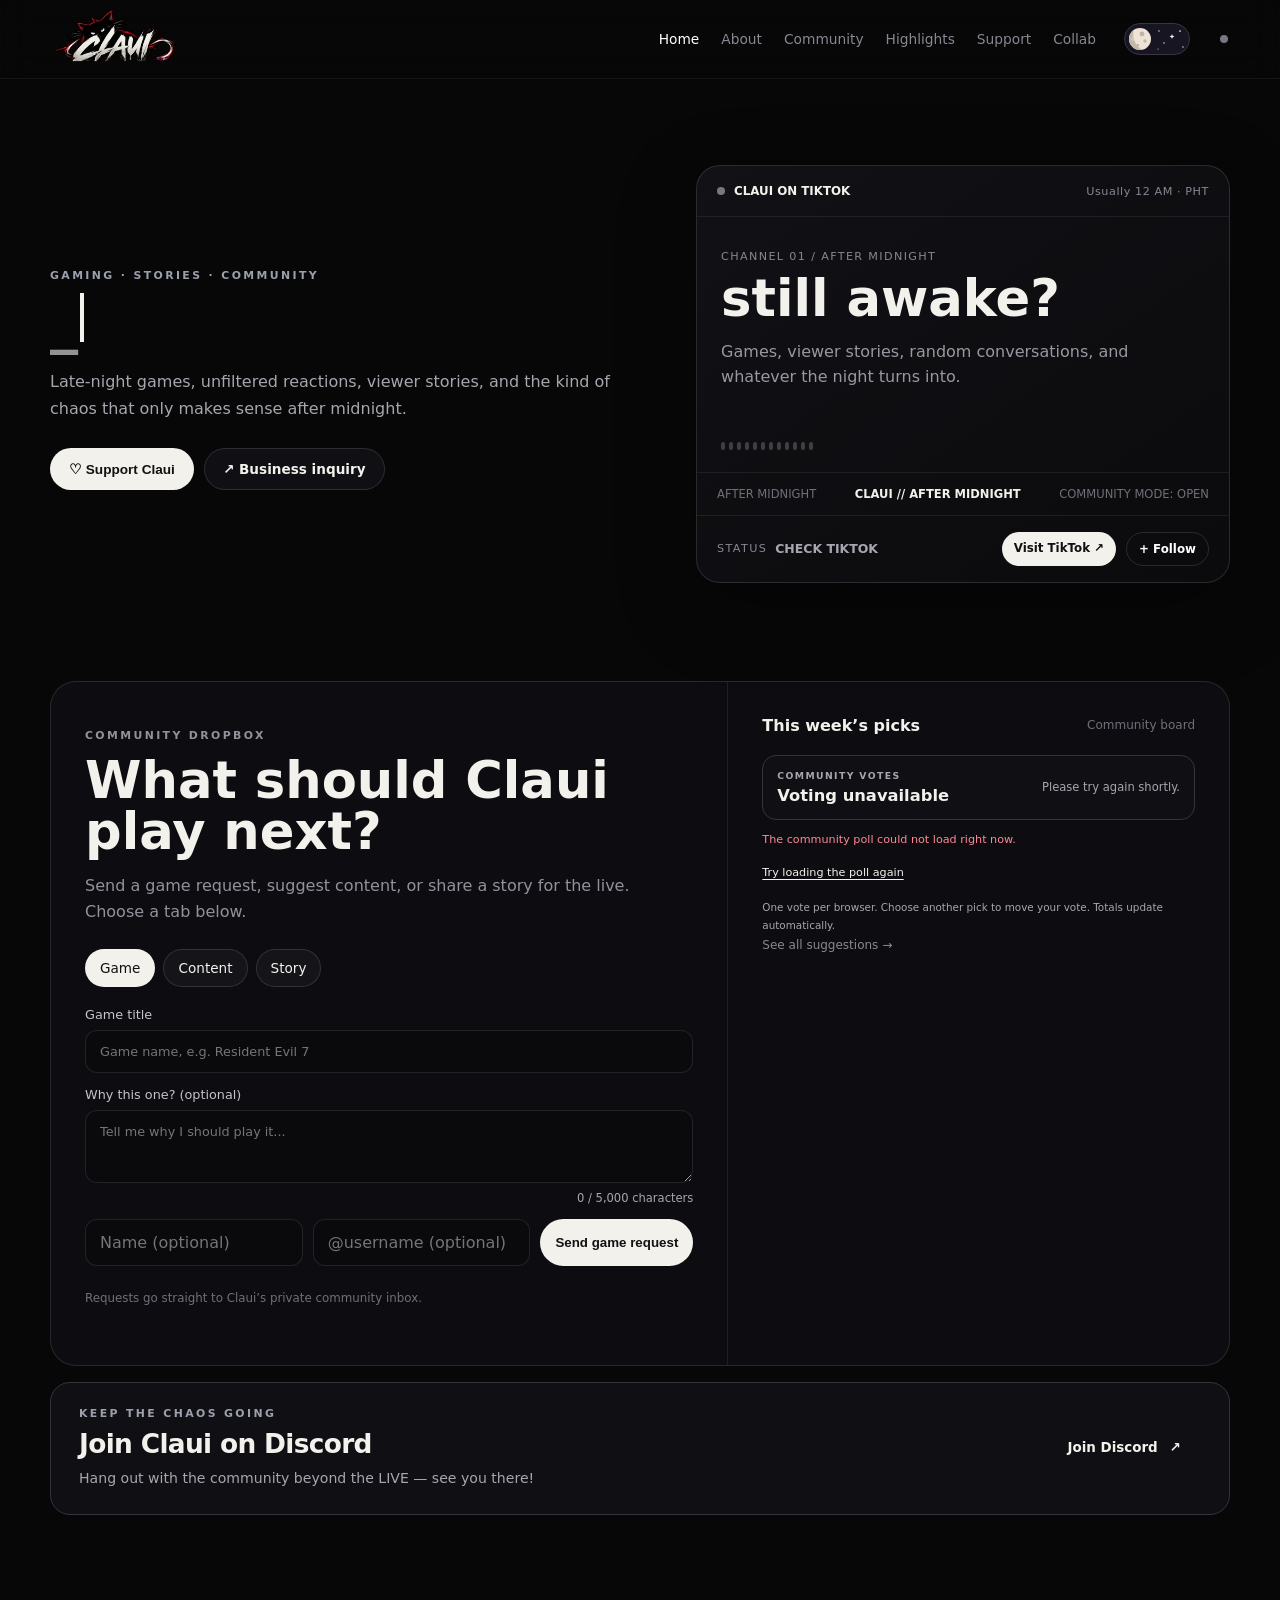
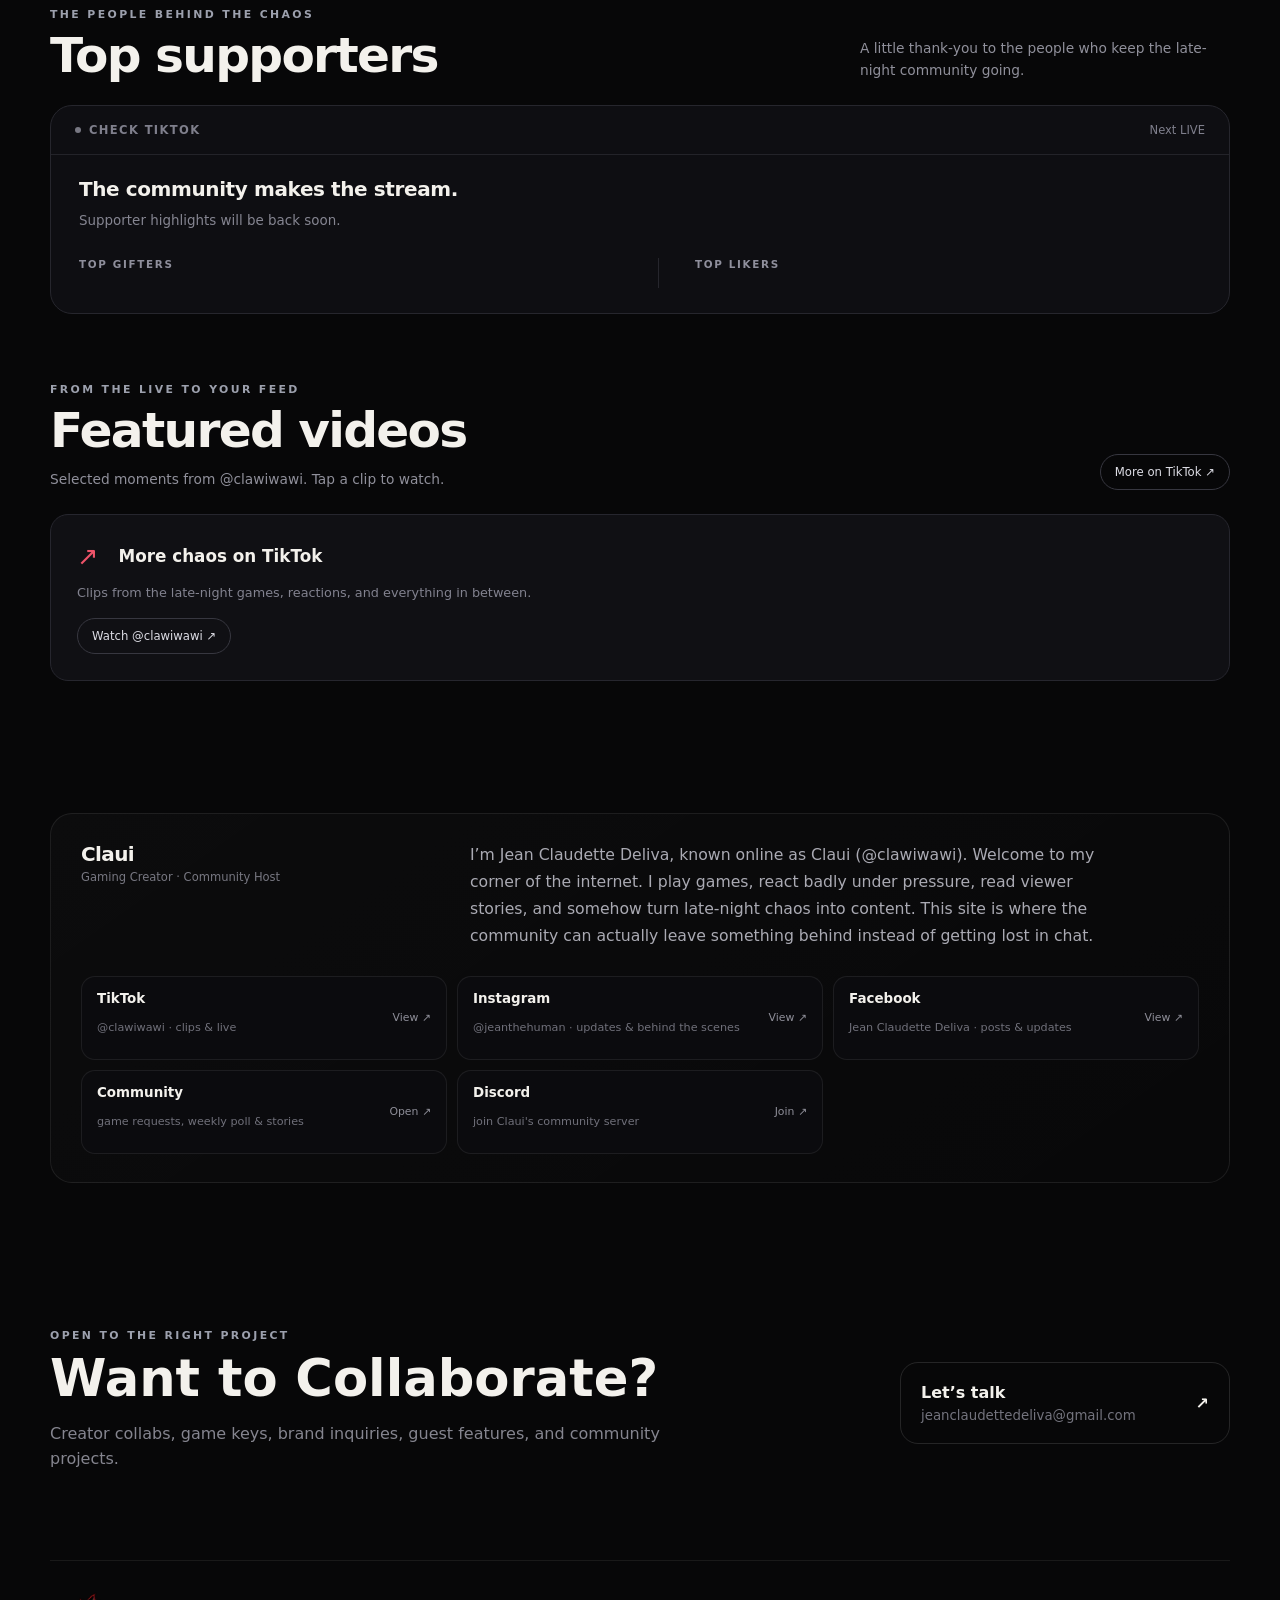
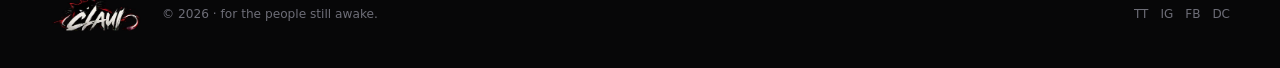
<file: index.html>
<!DOCTYPE html>
<html lang="en" prefix="og: https://ogp.me/ns#" data-live-state="unknown">
<head>
<meta name="google-site-verification" content="Sg36WRv7kvOu_sMGifIjjrt5pAjActyE9vN556uW0AM" />
<meta charset="utf-8"/>
<meta content="width=device-width, initial-scale=1" name="viewport"/>
<meta content="#070708" name="theme-color"/>
<script src="theme.js?v=20261106-toggle1"></script>
<title>Claui Community | Jean Claudette Deliva</title>
<meta content="Meet Jean Claudette Deliva, known as Claui (@clawiwawi). Join Claui Community for horror gaming, viewer stories, game requests, and live polls." name="description"/>
<link rel="canonical" href="https://claui-community.pages.dev/"/>
<meta property="og:type" content="website"/>
<meta property="og:site_name" content="Claui Community"/>
<meta property="og:title" content="Claui Community | Jean Claudette Deliva"/>
<meta property="og:description" content="Meet Jean Claudette Deliva, known as Claui (@clawiwawi). Join Claui Community for horror gaming, viewer stories, game requests, and live polls."/>
<meta property="og:url" content="https://claui-community.pages.dev/"/>
<meta property="og:locale" content="en_PH"/>
<meta property="og:image" content="https://claui-community.pages.dev/assets/claui-community-social-cloudflare-20261027.png"/>
<meta property="og:image:type" content="image/png"/>
<meta property="og:image:width" content="1200"/>
<meta property="og:image:height" content="630"/>
<meta property="og:image:alt" content="Claui logo with the words 'for the people still awake' on a dark background."/>
<meta name="twitter:card" content="summary_large_image"/>
<meta name="twitter:title" content="Claui Community | Jean Claudette Deliva"/>
<meta name="twitter:description" content="Meet Jean Claudette Deliva, known as Claui (@clawiwawi). Join Claui Community for horror gaming, viewer stories, game requests, and live polls."/>
<meta name="twitter:image" content="https://claui-community.pages.dev/assets/claui-community-social-cloudflare-20261027.png"/>
<meta name="twitter:image:alt" content="Claui logo with the words 'for the people still awake' on a dark background."/>
<link rel="icon" type="image/png" sizes="32x32" href="assets/favicon-32.png"/>
<link rel="icon" type="image/svg+xml" href="assets/claui-logo.svg"/>
<link rel="apple-touch-icon" sizes="180x180" href="assets/apple-touch-icon.png"/>
<link href="styles.css?v=20261029-stories1" rel="stylesheet"/>
<link href="about-clean.css?v=20261104-mobile1" rel="stylesheet"/>
<link href="discord-community.css?v=20261104-1" rel="stylesheet"/>
<link href="live-status.css?v=20261026-auto1" rel="stylesheet"/>
<link href="community-highlights.css?v=20261026-4" rel="stylesheet"/>
<link href="theme.css?v=20261106-daynight1" rel="stylesheet"/>
<script defer="true" src="script.js?v=20261106-send-cats1"></script>
<script defer src="mobile-about.js?v=20261104-1"></script>
<script defer="true" src="live-status.js?v=20261026-auto1"></script>
<script defer src="community-highlights.js?v=20261026-4"></script>
</head>
<body>
<header class="topbar"><div class="shell nav-wrap"><a aria-label="Claui Community home" class="brand" href="#home"><img class="logo-dark" alt="Claui" src="assets/claui-logo.svg"/><img class="logo-light" alt="Claui" src="assets/claui-logo-light.svg"/></a><nav aria-label="Primary navigation" class="nav"><a class="active" href="#home">Home</a><a href="#about">About</a><a href="#community">Community</a><a href="#highlights">Highlights</a><a href="#" onclick="event.preventDefault();document.getElementById('supportDesktopModal').classList.add('is-open');document.body.style.overflow='hidden'">Support</a><a href="#collab">Collab</a></nav><button class="theme-toggle" type="button" data-theme-toggle aria-label="Switch to light mode" title="Switch to light mode"><svg class="theme-scene" viewBox="0 0 64 30" fill="none" aria-hidden="true" focusable="false"><defs><clipPath id="theme-moon-clip"><circle cx="15" cy="15" r="11"/></clipPath></defs><g class="theme-stars" fill="#f8f4ee"><circle cx="34" cy="7" r=".65"/><circle cx="39" cy="19" r=".7"/><circle cx="55" cy="7" r=".85"/><circle cx="58" cy="23" r=".65"/><circle cx="33" cy="25" r=".5"/><path d="M47 10l.7 1.7 1.8.8-1.8.7L47 15l-.7-1.8-1.8-.7 1.8-.8Z"/></g><g class="theme-clouds" fill="#fff"><path opacity=".55" d="M2 11a3 3 0 0 1 3-3 4 4 0 0 1 7-1 3 3 0 0 1 4 4Z"/><path d="M1 24a4 4 0 0 1 4-4 5 5 0 0 1 9-3 4 4 0 0 1 7 3 4 4 0 0 1 5 4Z"/></g><g class="theme-thumb"><g class="theme-moon-face"><circle cx="15" cy="15" r="11" fill="#eee3d5"/><path d="M10 3C5 13 11 24 20 27H0V0Z" fill="#c3b8ac" clip-path="url(#theme-moon-clip)"/><circle cx="17" cy="10" r="2.4" fill="#bfb4a7"/><circle cx="20" cy="17" r="1.7" fill="#c2b8ac"/><circle cx="13" cy="21" r="1.1" fill="#b4aa9f"/><circle cx="8" cy="15" r="1.3" stroke="#e5d9cb" stroke-width=".6"/></g><g class="theme-sun-face"><g stroke="#ffdf79" stroke-width="1.3" stroke-linecap="round"><path d="M15 2v2m0 22v2M2 15h2m22 0h2M5.8 5.8l1.5 1.5m15.4 15.4 1.5 1.5M5.8 24.2l1.5-1.5M22.7 7.3l1.5-1.5"/></g><circle cx="15" cy="15" r="8.7" fill="#ffce59"/><circle cx="12.5" cy="12.5" r="4.7" fill="#ffe28d" opacity=".45"/></g></g></svg></button><a aria-label="Visit Claui on TikTok" class="nav-dot" data-live-profile href="https://www.tiktok.com/@clawiwawi" rel="noreferrer" target="_blank"><span></span></a></div></header>
<main>
<section class="hero shell" id="home"><div class="hero-copy"><p class="eyebrow">GAMING · STORIES · COMMUNITY</p><div aria-label="_@clawiwawi" class="type-line"><span aria-hidden="true" class="type-prefix">_</span><span aria-hidden="true" id="typed-word">@clawiwawi</span><i aria-hidden="true" class="cursor"></i></div><p class="hero-text">Late-night games, unfiltered reactions, viewer stories, and the kind of chaos that only makes sense after midnight.</p><div class="hero-actions"><button class="btn light support-popup-trigger" onclick="document.getElementById('supportDesktopModal').classList.add('is-open');document.body.style.overflow='hidden'" type="button">♡ Support Claui</button><a class="btn dark" href="#collab">↗ Business inquiry</a></div></div><aside aria-label="Claui broadcast status" class="live-card broadcast-card"><div class="broadcast-head"><div class="broadcast-kicker"><span class="broadcast-dot"></span><b data-live-kicker>CLAUI ON TIKTOK</b></div><span class="broadcast-time" data-live-time>Usually 12 AM · PHT</span></div><div class="broadcast-stage"><div class="broadcast-copy"><span class="broadcast-channel">CHANNEL 01 / AFTER MIDNIGHT</span><h2>still awake?</h2><p>Games, viewer stories, random conversations, and whatever the night turns into.</p></div><div aria-hidden="true" class="waveform"><i></i><i></i><i></i><i></i><i></i><i></i><i></i><i></i><i></i><i></i><i></i><i></i></div></div><div aria-hidden="true" class="broadcast-ticker"><span data-live-ticker>AFTER MIDNIGHT</span><b>CLAUI // AFTER MIDNIGHT</b><span>COMMUNITY MODE: OPEN</span></div><div class="broadcast-foot"><div class="broadcast-meta"><span>STATUS</span><strong data-live-status role="status">CHECK TIKTOK</strong></div><div class="live-actions"><a class="watch" data-live-watch href="https://www.tiktok.com/@clawiwawi" rel="noreferrer" target="_blank">Visit TikTok ↗</a><a class="follow" href="https://www.tiktok.com/@clawiwawi" rel="noreferrer" target="_blank">+ Follow</a></div></div></aside></section>
<section class="community shell" id="community"><div class="community-panel">
  <div class="request-side">
    <p class="mini-label" id="community-kicker">COMMUNITY DROPBOX</p>
    <h2 id="community-title">What should Claui play next?</h2>
    <p id="community-description">Send a game request, suggest content, or share a story for the live. Choose a tab below.</p>
    <div aria-label="Submission type" class="tabs submission-tabs" role="tablist">
      <button aria-selected="true" aria-controls="submission-panel" class="tab active" data-type="game" id="submission-tab-game" role="tab" type="button">Game</button>
      <button aria-selected="false" aria-controls="submission-panel" class="tab" data-type="content" id="submission-tab-content" role="tab" tabindex="-1" type="button">Content</button>
      <button aria-selected="false" aria-controls="submission-panel" class="tab" data-type="story" id="submission-tab-story" role="tab" tabindex="-1" type="button">Story</button>
    </div>
    <div id="submission-panel" role="tabpanel" aria-labelledby="submission-tab-game">
      <form class="quick-form" id="submission-form">
        <label><span id="primary-label">Game title</span><input id="primary-input" name="primary" placeholder="Game name, e.g. Resident Evil 7" maxlength="160" required/></label>
        <label><span id="message-label">Why this one? (optional)</span><textarea id="message-input" name="message" placeholder="Tell me why I should play it..." rows="3" maxlength="5000" aria-describedby="message-count"></textarea><small class="message-count" id="message-count">0 / 5,000 characters</small></label>
        <div class="form-inline"><input aria-label="Your name" name="name" placeholder="Name (optional)" maxlength="80"/><input aria-label="TikTok username" name="tiktok" placeholder="@username (optional)" maxlength="80"/><button type="submit">Send game request</button></div>
        <p class="note" id="submission-note">Requests go straight to Claui’s private community inbox.</p>
        <div aria-live="polite" class="success" id="success" role="status"></div>
      </form>
    </div>
  </div><div class="pick-side"><div class="pick-head"><strong id="poll-title">This week’s picks</strong><span>Community board</span></div><ol class="poll-list" id="pick-list" aria-label="Community voting results" aria-busy="true"><li class="poll-loading">Loading community picks…</li></ol><a class="see-all" href="#community">See all suggestions →</a></div></div>
  <aside class="discord-invite" aria-labelledby="discord-title"><div class="discord-invite-copy"><p class="mini-label">KEEP THE CHAOS GOING</p><h3 id="discord-title">Join Claui on Discord</h3><p>Hang out with the community beyond the LIVE — see you there!</p></div><a class="discord-invite-link" href="https://discord.gg/yFePFREzP" target="_blank" rel="noopener noreferrer" aria-label="Join Claui's Discord community (opens in a new tab)">Join Discord <span aria-hidden="true">↗</span></a></aside>
</section>
<section class="community-highlights shell" id="highlights">
  <div class="highlights-heading"><div><span class="mini-label">THE PEOPLE BEHIND THE CHAOS</span><h2>Top supporters</h2></div><p>A little thank-you to the people who keep the late-night community going.</p></div>
  <article class="supporter-card">
    <header class="supporter-card-top"><span class="supporter-state"><i aria-hidden="true"></i><b data-live-status>CHECK TIKTOK</b></span><span id="supporter-date">Next LIVE</span></header>
    <div class="supporter-empty" id="supporter-empty"><span aria-hidden="true">♡</span><h3 id="supporter-empty-title">Your support belongs here.</h3><p id="supporter-empty-copy">The board starts with our next recorded LIVE.<br>Thank you for every gift, every tap, and every late night.</p></div>
    <div class="supporter-board" id="supporter-board"><section class="supporter-column"><h3>Top gifters</h3><ol class="supporter-list" id="top-gifters"></ol></section><section class="supporter-column"><h3>Top likers</h3><ol class="supporter-list" id="top-likers"></ol></section></div>
    <footer class="supporter-card-foot" id="supporter-foot" hidden><div><h3>Thanks for showing up.</h3><p>Every gift and every tap means a lot.</p><p id="supporter-totals" hidden></p></div><button class="highlights-link" id="supporter-details-open" type="button" hidden>View details ↗</button></footer>
  </article>
  <section class="latest-content" id="featured" aria-labelledby="latest-content-title"><div class="highlights-heading"><div><span class="mini-label">FROM THE LIVE TO YOUR FEED</span><h2 id="latest-content-title">Featured videos</h2><p>Selected moments from @clawiwawi. Tap a clip to watch.</p></div><a class="highlights-link" href="https://www.tiktok.com/@clawiwawi" target="_blank" rel="noreferrer">More on TikTok ↗</a></div><div class="latest-content-grid" id="latest-content-grid"><div class="content-empty"><span class="clip-mark" aria-hidden="true">↗</span><h3>More chaos on TikTok</h3><p>Clips from the late-night games, reactions, and everything in between.</p><a class="highlights-link" href="https://www.tiktok.com/@clawiwawi" target="_blank" rel="noreferrer">Watch @clawiwawi ↗</a></div></div></section>
</section>
<dialog class="supporter-dialog" id="supporter-dialog" aria-labelledby="supporter-dialog-title"><header class="supporter-dialog-head"><div><span class="mini-label">LATEST RECORDED LIVE</span><h2 id="supporter-dialog-title">Community supporters</h2></div><button type="button" id="supporter-details-close" aria-label="Close supporter details">×</button></header><div class="details-rankings"><section><h3>Top gifters</h3><ol class="supporter-list" id="details-gifters"></ol></section><section><h3>Top likers</h3><ol class="supporter-list" id="details-likers"></ol></section></div><p class="supporter-footnote">Highlights reflect the gifts and likes captured during this stream.</p></dialog>
<section class="about shell" id="about"><div class="about-profile"><div aria-hidden="true" class="about-mark"><span></span></div><div><strong>Claui</strong><span>Gaming Creator · Community Host</span></div></div><p class="about-text">I’m Jean Claudette Deliva, known online as Claui (@clawiwawi). Welcome to my corner of the internet. I play games, react badly under pressure, read viewer stories, and somehow turn late-night chaos into content. This site is where the community can actually leave something behind instead of getting lost in chat.</p><div class="link-stack"><a href="https://www.tiktok.com/@clawiwawi" rel="noreferrer" target="_blank"><b>TikTok</b><span>@clawiwawi · clips &amp; live</span><em>View ↗</em></a><a href="https://www.instagram.com/jeanthehuman" rel="noreferrer" target="_blank"><b>Instagram</b><span>@jeanthehuman · updates &amp; behind the scenes</span><em>View ↗</em></a><a href="https://www.facebook.com/jeanclaudettedeliva/" rel="noreferrer" target="_blank"><b>Facebook</b><span>Jean Claudette Deliva · posts &amp; updates</span><em>View ↗</em></a><a href="#community"><b>Community</b><span>game requests, weekly poll &amp; stories</span><em>Open ↗</em></a><a href="https://discord.gg/yFePFREzP" rel="noopener noreferrer" target="_blank"><b>Discord</b><span>join Claui's community server</span><em>Join ↗</em></a></div></section>
<section class="collab shell" id="collab"><div><p class="mini-label">OPEN TO THE RIGHT PROJECT</p><h2>Want to Collaborate?</h2><p>Creator collabs, game keys, brand inquiries, guest features, and community projects.</p></div><a class="collab-btn" href="mailto:jeanclaudettedeliva@gmail.com"><span>Let’s talk</span><small>jeanclaudettedeliva@gmail.com</small><b>↗</b></a></section>
</main>
<footer class="footer shell"><strong class="footer-logo"><img class="logo-dark" alt="Claui" src="assets/claui-logo.svg"/><img class="logo-light" alt="Claui" src="assets/claui-logo-light.svg"/></strong><span>© 2026 · for the people still awake.</span><div><a href="https://www.tiktok.com/@clawiwawi" rel="noreferrer" target="_blank">TT</a><a href="https://www.instagram.com/jeanthehuman" rel="noreferrer" target="_blank">IG</a><a href="https://www.facebook.com/jeanclaudettedeliva/" rel="noreferrer" target="_blank">FB</a><a href="https://discord.gg/yFePFREzP" aria-label="Join Claui's Discord" rel="noopener noreferrer" target="_blank">DC</a></div></footer>
<div aria-labelledby="supportDesktopTitle" aria-modal="true" class="support-desktop-modal" id="supportDesktopModal" role="dialog"><button aria-label="Close support popup" class="support-desktop-backdrop" onclick="document.getElementById('supportDesktopModal').classList.remove('is-open');document.body.style.overflow=''" type="button"></button><div class="support-desktop-panel"><button aria-label="Close" class="support-desktop-close" onclick="document.getElementById('supportDesktopModal').classList.remove('is-open');document.body.style.overflow=''" type="button">×</button><p class="eyebrow">SUPPORT THE STREAM</p><h2 id="supportDesktopTitle">Support Claui ♡</h2><p class="support-desktop-copy">Scan the InstaPay QR using your banking or e-wallet app.</p><div class="support-desktop-qr"><img alt="Loading InstaPay QR" src="[data-uri]"/></div><div class="support-desktop-tags"><span>InstaPay</span><span>Scan to support</span></div><div class="support-gentle-reminder"><strong>Support is always optional.</strong><span>No pressure to donate — watching, sharing, and hanging out already means a lot. ♡</span></div><p class="support-desktop-note">Thank you for supporting the late-night chaos. ♡</p></div></div>
</body>
</html>
</file>
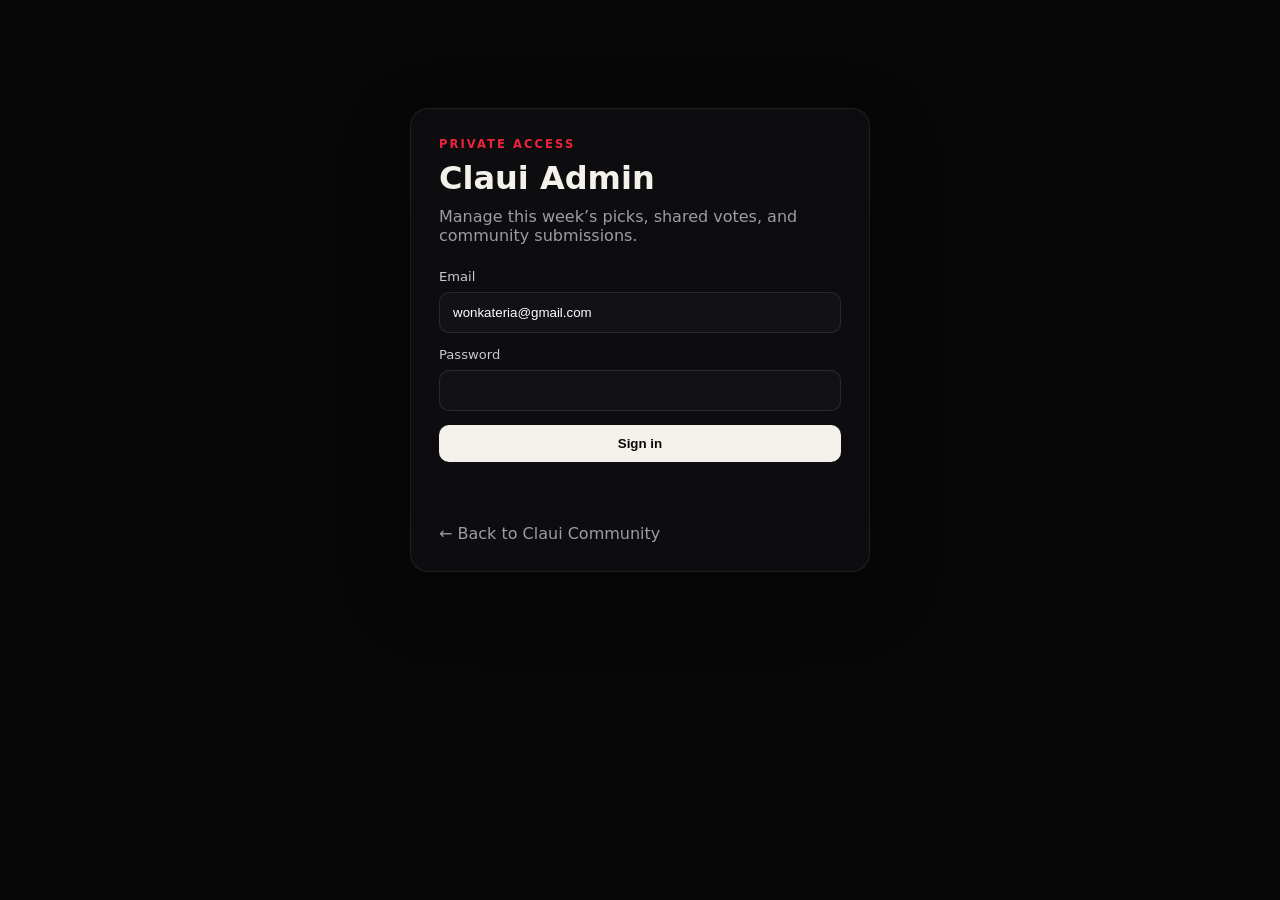
<file: admin.html>
<!DOCTYPE html>
<html lang="en" data-live-state="unknown">
<head>
<meta charset="utf-8"/>
<meta name="viewport" content="width=device-width, initial-scale=1"/>
<meta name="theme-color" content="#070708"/>
<meta name="robots" content="noindex,nofollow"/>
<title>Claui Admin</title>
<link rel="stylesheet" href="admin.css?v=20261025-1"/>
<link rel="stylesheet" href="live-status.css?v=20261026-auto1"/>
<link rel="stylesheet" href="community-highlights.css?v=20261026-4"/>
<script defer src="admin-v2.js?v=20261026-highlights1"></script>
<script defer src="live-status.js?v=20261026-auto1"></script>
<script defer src="admin-highlights.js?v=20261026-1"></script>
<script defer src="admin-telegram.js?v=20261027-1"></script>
<style>.telegram-panel{margin:22px 0}.telegram-panel form{display:grid;gap:12px;max-width:620px}.telegram-actions{display:flex;gap:10px;flex-wrap:wrap;margin-top:14px}.telegram-panel ol{padding-left:22px;color:#aaa;line-height:1.7}.telegram-panel a{color:#f2f0ec}.telegram-panel [hidden]{display:none!important}</style>
</head>
<body>
<main class="admin-shell">
  <section id="login-view" class="login-card">
    <p class="eyebrow">PRIVATE ACCESS</p>
    <h1>Claui Admin</h1>
    <p class="muted">Manage this week’s picks, shared votes, and community submissions.</p>
    <form id="login-form">
      <label>Email<input id="admin-email" type="email" value="wonkateria@gmail.com" autocomplete="username" readonly/></label>
      <label>Password<input id="admin-password" type="password" autocomplete="current-password" required/></label>
      <button type="submit">Sign in</button>
      <p id="login-status" class="status" aria-live="polite"></p>
    </form>
    <a class="back-link" href="./">← Back to Claui Community</a>
  </section>

  <section id="dashboard-view" class="dashboard" hidden>
    <header class="admin-topbar">
      <div><p class="eyebrow">CLAUI CONTROL ROOM</p><h1>Community Admin</h1></div>
      <div class="top-actions"><a href="#community-admin-highlights">TikFinity &amp; clips ↓</a><a href="preview.html" target="_blank" rel="noreferrer">Phone preview ↗</a><a href="./" target="_blank" rel="noreferrer">Open live site ↗</a><button id="logout-btn" class="ghost" type="button">Log out</button></div>
    </header>

    <section class="live-status-panel" aria-label="Automatic TikTok live status">
      <div>
        <p class="mini">AUTOMATIC TIKTOK STATUS</p>
        <strong><span class="live-state-dot" aria-hidden="true"></span><span data-live-status role="status">CHECK TIKTOK</span></strong>
        <p class="muted" data-live-checked>Checking TikTok…</p>
        <p class="muted">Checks automatically while this page is open. No switch needed.</p>
      </div>
      <a href="https://www.tiktok.com/@clawiwawi" target="_blank" rel="noreferrer" data-live-watch>Visit TikTok ↗</a>
    </section>

    <section class="panel telegram-panel" id="telegram-alerts" aria-labelledby="telegram-heading">
      <p class="mini">PRIVATE NOTIFICATIONS</p><h2 id="telegram-heading">Telegram alerts</h2>
      <p class="muted" id="telegram-health">Checking connection…</p>
      <p class="muted">Get an alert for each recorded vote, game request, content suggestion, and story. Works even when this page is closed.</p>
      <details id="telegram-setup"><summary>Connect or replace your Telegram bot</summary>
        <ol><li>Open <a href="https://t.me/BotFather" target="_blank" rel="noopener noreferrer">@BotFather</a> in Telegram and send <b>/newbot</b>.</li><li>Choose a name and username, then paste its token below. Use a bot dedicated to this website.</li><li>Open the connection link, press <b>Start</b> in Telegram, then confirm here.</li></ol>
        <form id="telegram-token-form"><label>Bot token<input type="password" id="telegram-token" autocomplete="off" spellcheck="false" placeholder="Paste the token from BotFather" required maxlength="150"/></label><small class="muted">Saved encrypted on the server. Never added to GitHub or browser storage.</small><button type="submit">Create Telegram connection link</button></form>
        <div id="telegram-pairing" hidden><p><a id="telegram-connect-link" target="_blank" rel="noopener noreferrer">Open bot in Telegram ↗</a></p><button id="telegram-confirm" type="button">I pressed Start — connect alerts</button><p class="muted">The connection link expires after 30 minutes.</p></div>
      </details>
      <div class="telegram-actions" id="telegram-controls" hidden><button class="ghost" id="telegram-test" type="button">Send test alert</button><button class="ghost" id="telegram-toggle" type="button">Pause alerts</button></div>
      <p class="status" id="telegram-status" role="status" aria-live="polite"></p>
    </section>

    <div class="stats-grid">
      <article><span>Active poll</span><strong id="stat-poll">—</strong></article>
      <article><span>Total votes</span><strong id="stat-votes">0</strong></article>
      <article><span>New submissions</span><strong id="stat-submissions">0</strong></article>
    </div>

    <div class="admin-grid">
      <section class="panel poll-panel">
        <div class="panel-head"><div><p class="mini">THIS WEEK’S PICKS</p><h2 id="poll-title">Loading…</h2></div><button id="refresh-btn" class="ghost" type="button">Refresh</button></div>
        <form id="add-pick-form" class="add-form"><input id="new-pick-title" placeholder="Add a new game / content pick" maxlength="120" required/><button type="submit">+ Add pick</button></form>
        <div id="poll-options" class="poll-options"></div>
        <div class="poll-tools"><button id="reset-votes-btn" class="danger-lite" type="button">Reset all votes</button></div>
        <p id="poll-status" class="status" aria-live="polite"></p>
      </section>

      <section class="panel submissions-panel">
        <div class="panel-head"><div><p class="mini">COMMUNITY INBOX</p><h2>Submissions</h2></div><select id="submission-filter"><option value="all">All</option><option value="new">New</option><option value="reviewed">Reviewed</option><option value="approved">Approved</option><option value="used">Used</option><option value="archived">Archived</option></select></div>
        <div id="submissions-list" class="submissions-list"></div>
        <p id="submission-status" class="status" aria-live="polite"></p>
      </section>
    </div>

    <div class="community-admin-highlights" id="community-admin-highlights">
      <section class="panel"><p class="mini">AUTOMATIC SUPPORTER RANKINGS</p><h2>Connect TikFinity</h2><div class="bridge-health" id="bridge-health"><i aria-hidden="true"></i><span id="bridge-health-text">Checking connection…</span></div>
        <ol class="bridge-steps"><li>Open TikFinity Desktop on your streaming PC and connect to <b>@clawiwawi</b>.</li><li>Create your private connection link below.</li><li>In LIVE Studio: <b>Sources → + → Link</b>. Paste the private link.</li><li>Keep that source enabled in the scenes you use. It is transparent on stream.</li></ol>
        <p class="muted">New LIVE sessions get their own rankings automatically. Recording starts while this connection and TikFinity are running.</p>
        <button class="ghost" id="bridge-create" type="button">Create private connection link</button>
        <div class="bridge-key-box" id="bridge-key-box" hidden><label>Private LIVE Studio URL<input id="bridge-url" readonly spellcheck="false" autocomplete="off"/></label><div class="bridge-key-actions"><button class="ghost" id="bridge-copy" type="button">Copy link</button><a id="bridge-test" target="_blank" rel="noreferrer noopener">Open connection test ↗</a></div><p class="muted">This link only sends stream rankings. Keep it in your LIVE Studio setup.</p></div>
        <p class="status" id="bridge-status" role="status"></p>
      </section>
      <section class="panel"><p class="mini">LATEST CONTENT</p><h2>Your featured videos</h2><p class="muted">Paste a video link and give it a short title. The homepage shows up to four videos. Visitors can play each clip on the website; no video uploads or daily updates required.</p>
        <form class="video-card-form" id="clip-form"><label>TikTok video link<input type="url" id="clip-url" placeholder="https://www.tiktok.com/@clawiwawi/video/..." required maxlength="1000"/></label><label>Short title<input id="clip-title" placeholder="A title for this clip" required maxlength="120"/></label><label>Cover image (optional)<input type="file" id="clip-cover" accept="image/jpeg,image/png,image/webp"/></label><small>Choose a clear frame from the clip if TikTok does not return a preview.</small><img class="cover-preview" id="clip-cover-preview" hidden alt="Selected clip cover"/><button type="submit" id="clip-save">Save &amp; publish card</button></form>
        <p class="status" id="clip-status" role="status"></p><div class="admin-video-list" id="admin-video-list"></div>
      </section>
    </div>
  </section>
</main>
</body>
</html>
</file>
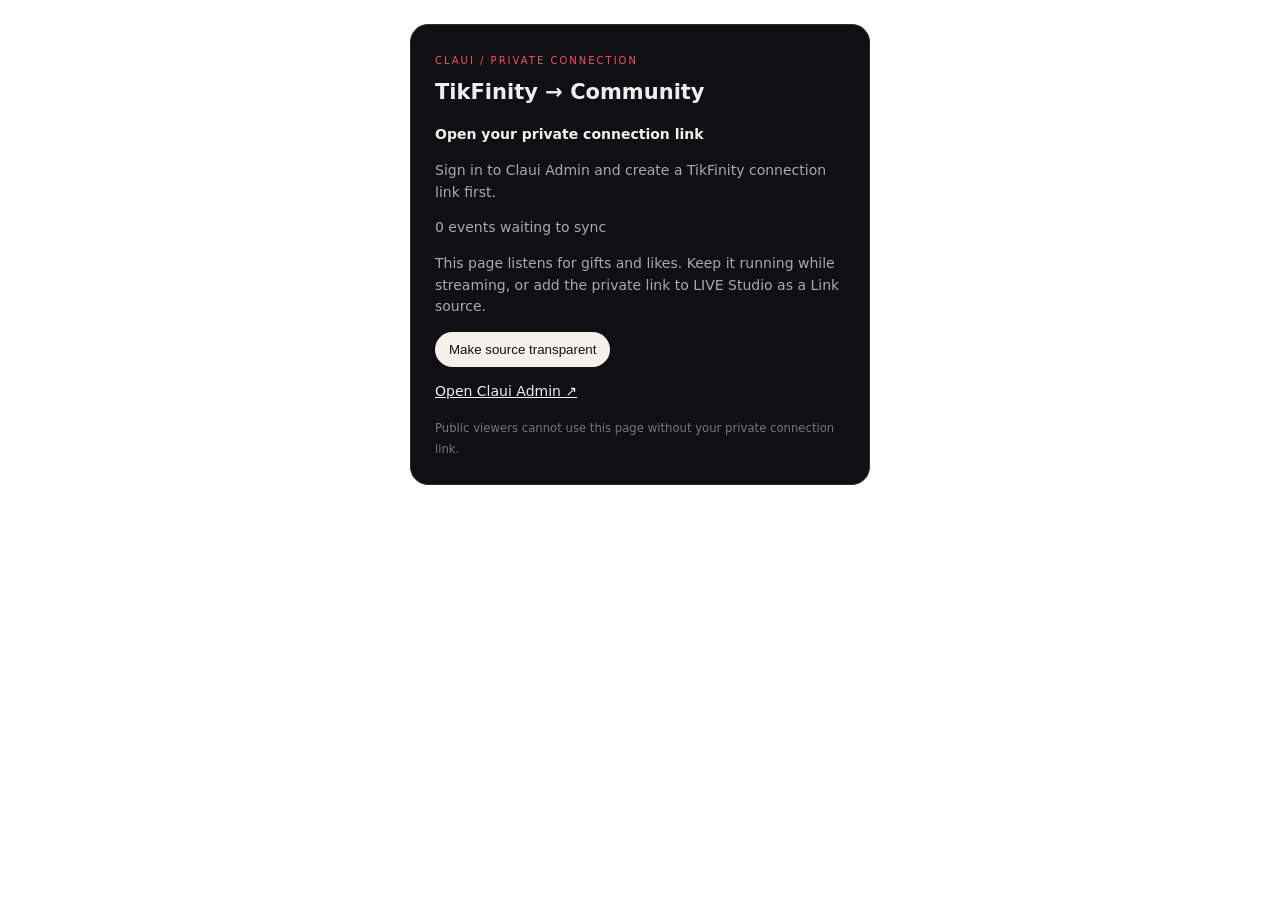
<file: bridge.html>
<!doctype html>
<html lang="en">
<head>
  <meta charset="utf-8"><meta name="viewport" content="width=device-width,initial-scale=1">
  <meta name="referrer" content="no-referrer"><meta name="robots" content="noindex,nofollow">
  <title>Claui · TikFinity connection</title>
  <style>
    *{box-sizing:border-box}body{margin:0;background:transparent;color:#eee;font:14px/1.55 system-ui,sans-serif}
    .bridge-card{width:min(460px,calc(100% - 32px));margin:24px auto;padding:24px;background:#101014;border:1px solid #2b2b32;border-radius:18px}
    h1{font-size:21px;margin:5px 0 16px}p{color:#aaa}small{color:#777}.label{font-size:10px;letter-spacing:.2em;color:#ef5367}
    #bridge-state{color:#f4f1ea;font-weight:700}a{color:#eee}button{background:#f4f1ea;color:#111;padding:10px 14px;border:0;border-radius:20px;cursor:pointer}
    body.overlay .bridge-card{display:none}
  </style>
  <script type="module" src="bridge.js?v=20261026-1"></script>
</head>
<body>
  <main class="bridge-card">
    <span class="label">CLAUI / PRIVATE CONNECTION</span><h1>TikFinity → Community</h1>
    <p id="bridge-state" role="status">Preparing connection…</p>
    <p id="bridge-detail">Open TikFinity Desktop on this computer and connect it to @clawiwawi.</p>
    <p id="bridge-pending"></p>
    <p>This page listens for gifts and likes. Keep it running while streaming, or add the private link to LIVE Studio as a Link source.</p>
    <button id="bridge-overlay" type="button">Make source transparent</button>
    <p><a href="admin.html">Open Claui Admin ↗</a></p>
    <small>Public viewers cannot use this page without your private connection link.</small>
  </main>
</body>
</html>
</file>
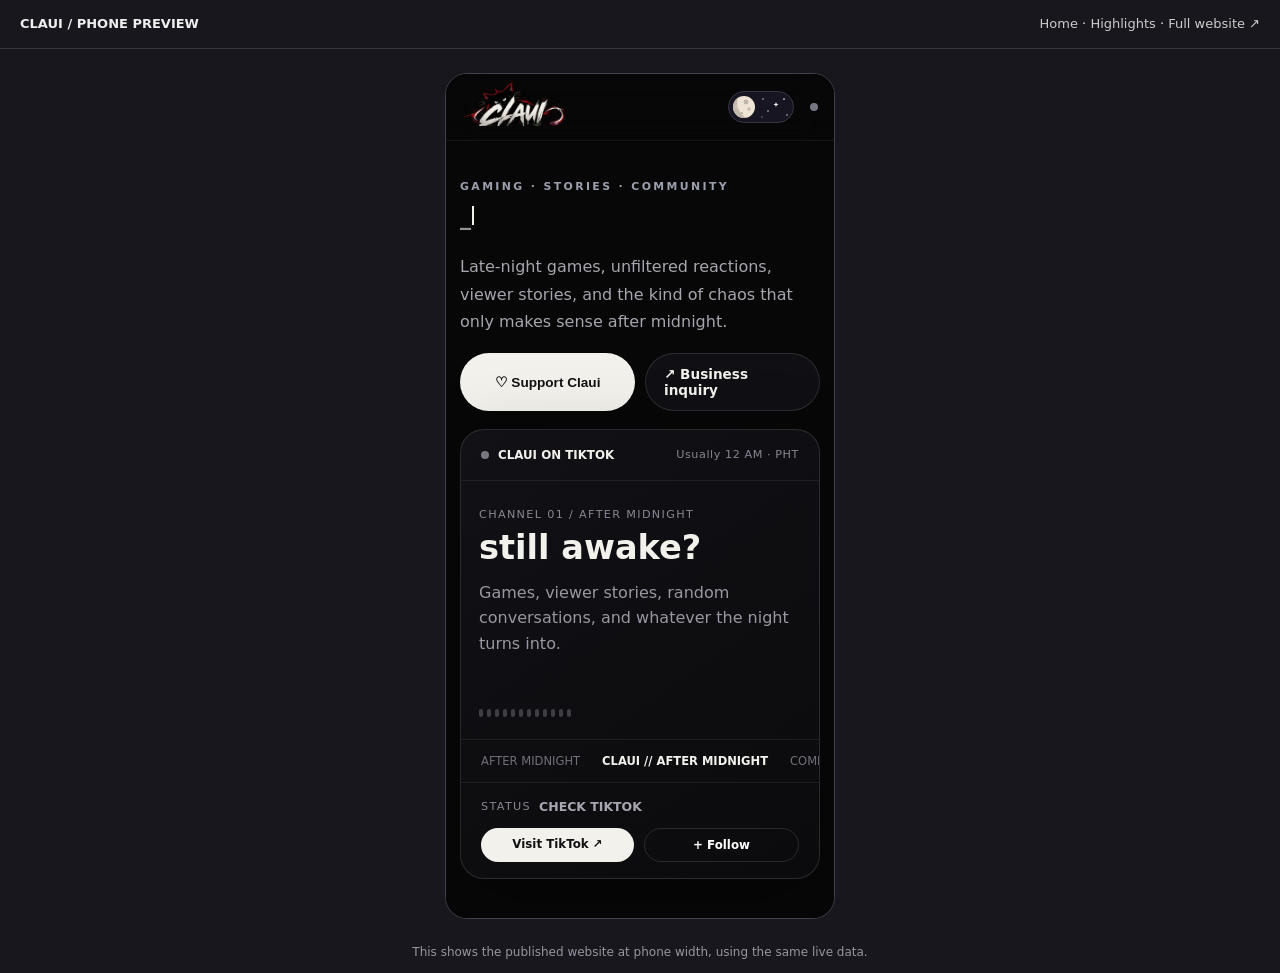
<file: preview.html>
<!doctype html>
<html lang="en">
<head><meta charset="utf-8"><meta name="viewport" content="width=device-width,initial-scale=1"><meta name="robots" content="noindex"><title>Claui · Phone preview</title>
<style>*{box-sizing:border-box}body{margin:0;background:#17171d;color:#eee;font:13px/1.5 system-ui,sans-serif}header{padding:14px 20px;display:flex;align-items:center;justify-content:space-between;gap:18px;border-bottom:1px solid #373740}a{color:#ccc;text-decoration:none}.frame{width:min(390px,100%);margin:24px auto;border:1px solid #41414b;border-radius:22px;overflow:hidden;background:#070708}iframe{display:block;width:100%;height:844px;border:0}p{color:#9696a2;text-align:center;padding:0 20px;font-size:12px}</style></head>
<body><header><b>CLAUI / PHONE PREVIEW</b><nav><a href="./#home" target="preview-site">Home</a> · <a href="./#highlights" target="preview-site">Highlights</a> · <a href="./">Full website ↗</a></nav></header><div class="frame"><iframe name="preview-site" src="about:blank" title="Claui Community at phone width"></iframe></div><p>This shows the published website at phone width, using the same live data.</p><script>const previewVersion=Date.now().toString(36);document.querySelector('iframe').src='./?preview='+previewVersion;document.querySelectorAll('a[target="preview-site"]').forEach(link=>{link.href='./?preview='+previewVersion+new URL(link.href).hash;});</script></body>
</html>
</file>
<file: styles.css>
*{box-sizing:border-box}html{scroll-behavior:smooth}body{margin:0;background:#070708;color:#f3f1ec;font-family:Inter,ui-sans-serif,system-ui,-apple-system,BlinkMacSystemFont,"Segoe UI",sans-serif;overflow-x:hidden}.shell{width:min(1180px,calc(100% - 48px));margin:auto}.topbar{position:sticky;top:0;z-index:50;background:rgba(7,7,8,.86);backdrop-filter:blur(16px);border-bottom:1px solid rgba(255,255,255,.06)}.nav-wrap{display:flex;align-items:center;gap:28px;min-height:78px}.brand{display:flex;align-items:center;width:128px}.brand img,.footer-logo img{display:block;width:100%;height:auto}.nav{display:flex;gap:22px;margin-left:auto}.nav a,.nav-dot,.link-stack a,.see-all,.section-head a,.collab-btn,.footer a{color:inherit;text-decoration:none}.nav a{font-size:.86rem;color:#888892;transition:.2s}.nav a:hover,.nav a.active{color:#fff}.nav-dot{width:12px;height:12px;border-radius:50%;display:grid;place-items:center}.nav-dot span,.broadcast-dot{display:block;width:8px;height:8px;border-radius:50%;background:#ef233c;box-shadow:0 0 0 0 rgba(239,35,60,.5);animation:pulse 1.8s infinite}@keyframes pulse{70%{box-shadow:0 0 0 10px rgba(239,35,60,0)}100%{box-shadow:0 0 0 0 rgba(239,35,60,0)}}.hero{display:grid;grid-template-columns:minmax(0,1.05fr) minmax(380px,.95fr);gap:56px;align-items:center;padding:86px 0 74px}.eyebrow,.mini-label{font-size:.68rem;letter-spacing:.22em;color:#9ca0ad;font-weight:700}.type-line{font-size:clamp(2rem,4.4vw,3.65rem);font-weight:800;line-height:1;letter-spacing:-.04em;display:flex;align-items:baseline;white-space:nowrap;width:11.15ch;min-width:11.15ch;max-width:11.15ch}.type-prefix{opacity:.6}#typed-word{display:inline-block;overflow:hidden;white-space:nowrap;width:0;max-width:10.4ch;animation:clauiSmoothType 6.6s steps(10,end) infinite}.cursor{display:inline-block;width:.065em;height:.88em;margin-left:.08em;background:currentColor;vertical-align:-.05em;animation:clauiSoftBlink .85s steps(1,end) infinite}@keyframes clauiSmoothType{0%,9%{width:0}43%,70%{width:10.4ch}94%,100%{width:0}}@keyframes clauiSoftBlink{0%,50%{opacity:1}51%,100%{opacity:.15}}.hero-text{max-width:680px;color:#a6a6ae;line-height:1.7;font-size:1rem}.hero-actions{display:flex;gap:10px;flex-wrap:wrap;margin-top:26px}.btn{display:inline-flex;align-items:center;justify-content:center;border-radius:999px;padding:12px 18px;font-weight:700;font-size:.85rem;border:1px solid rgba(255,255,255,.12);text-decoration:none;cursor:pointer}.btn.light{background:#f3f1ec;color:#111}.btn.dark{background:#101014;color:#f3f1ec}.live-card{border:1px solid rgba(255,255,255,.12);border-radius:24px;background:linear-gradient(145deg,#111116,#0b0b0d);overflow:hidden;box-shadow:0 24px 80px rgba(0,0,0,.3)}.broadcast-head,.broadcast-foot,.broadcast-ticker{display:flex;align-items:center;justify-content:space-between;gap:14px}.broadcast-head{padding:18px 20px;border-bottom:1px solid rgba(255,255,255,.07)}.broadcast-kicker{display:flex;align-items:center;gap:9px;font-size:.74rem}.broadcast-time,.broadcast-channel,.broadcast-meta span{font-size:.7rem;color:#878793;letter-spacing:.12em}.broadcast-stage{padding:28px 24px 22px}.broadcast-copy h2{font-size:clamp(2.1rem,4vw,3.8rem);margin:10px 0 12px;line-height:.95}.broadcast-copy p{color:#9898a2;line-height:1.6}.waveform{display:flex;align-items:end;gap:4px;height:36px;margin-top:24px}.waveform i{width:4px;background:#ef233c;border-radius:999px;animation:wave 1s ease-in-out infinite alternate}.waveform i:nth-child(2n){animation-delay:.15s}.waveform i:nth-child(3n){animation-delay:.3s}@keyframes wave{from{height:8px;opacity:.5}to{height:32px;opacity:1}}.broadcast-ticker{padding:14px 20px;border-top:1px solid rgba(255,255,255,.07);border-bottom:1px solid rgba(255,255,255,.07);font-size:.72rem;white-space:nowrap;overflow:hidden}.broadcast-ticker span{color:#6f6f79}.broadcast-foot{padding:16px 20px}.broadcast-meta{display:flex;gap:8px;align-items:center}.broadcast-meta strong{font-size:.78rem;color:#ef233c}.live-actions{display:flex;gap:10px}.live-actions a{padding:9px 12px;border-radius:999px;text-decoration:none;font-size:.74rem;font-weight:700}.watch{background:#f3f1ec;color:#111}.follow{border:1px solid rgba(255,255,255,.12);color:#fff}.community{padding:24px 0 72px}.community-panel{display:grid;grid-template-columns:1.15fr .85fr;border:1px solid rgba(255,255,255,.11);border-radius:26px;overflow:hidden;background:#0d0d11}.request-side,.pick-side{padding:34px}.request-side{border-right:1px solid rgba(255,255,255,.08)}.request-side h2,.section-head h2,.featured h2,.collab h2{font-size:clamp(2rem,4vw,3.8rem);line-height:1;margin:10px 0 14px}.request-side>p{color:#92929c;line-height:1.6}.tabs{display:flex;gap:8px;margin:24px 0 20px}.tab,.vote,.quick-form button{border:1px solid rgba(255,255,255,.13);background:#141419;color:#f3f1ec;border-radius:999px;padding:10px 14px;cursor:pointer}.tab.active{background:#f3f1ec;color:#111}.quick-form{display:grid;gap:14px}.quick-form label{display:grid;gap:8px;font-size:.8rem;color:#c4c4ca}.quick-form em{font-style:normal;color:#686872}.quick-form input,.quick-form textarea{width:100%;background:#0a0a0d;color:#fff;border:1px solid rgba(255,255,255,.1);border-radius:12px;padding:13px 14px;font:inherit;resize:vertical}.form-inline{display:grid;grid-template-columns:1fr 1fr auto;gap:10px}.quick-form button{background:#f3f1ec;color:#111;font-weight:700}.note,.success{font-size:.74rem;color:#6f6f79}.pick-head{display:flex;justify-content:space-between;gap:12px;align-items:center}.pick-head span{color:#6f6f79;font-size:.75rem}.pick-side ol{list-style:none;padding:0;margin:24px 0}.pick-side li{display:flex;align-items:center;justify-content:space-between;gap:14px;padding:15px 0;border-bottom:1px solid rgba(255,255,255,.07)}.pick-side li span{display:flex;align-items:center;gap:12px}.pick-side li b{color:#61616a}.vote{padding:7px 10px;font-size:.72rem}.see-all{font-size:.75rem;color:#888892}.content{padding:50px 0 82px}.section-head{display:flex;align-items:end;justify-content:space-between;gap:20px;margin-bottom:28px}.section-head a{color:#7f7f89;font-size:.85rem}.video-row{display:grid;grid-template-columns:repeat(3,1fr);gap:18px}.video-card{position:relative;overflow:hidden;border:1px solid rgba(255,255,255,.1);border-radius:22px;background:#0b0b0d;aspect-ratio:9/14}.video-frame,.tiktok-shell{position:relative;width:100%;height:100%;overflow:hidden}.video-poster{position:absolute;inset:0;z-index:2;display:flex;flex-direction:column;justify-content:flex-end;padding:28px;background:radial-gradient(circle at 72% 18%,rgba(120,16,26,.42),transparent 38%),linear-gradient(rgba(255,255,255,.018) 1px,transparent 1px),linear-gradient(90deg,rgba(255,255,255,.018) 1px,transparent 1px),#0c0c10;background-size:auto,50px 50px,50px 50px,auto}.clip-no{position:absolute;left:28px;top:24px;color:#7d7d87;font-size:.72rem;letter-spacing:.18em;font-weight:800}.poster-play{position:absolute;left:50%;top:44%;transform:translate(-50%,-50%);display:grid;place-items:center;width:70px;height:70px;border-radius:50%;border:1px solid rgba(255,255,255,.25);background:rgba(0,0,0,.3)}.video-poster strong{font-size:1.45rem}.video-poster small{margin-top:6px;color:#75757f}.video-poster a{position:absolute;inset:0;font-size:0}.tiktok-embed-frame{position:absolute;inset:0;width:100%;height:100%;border:0;z-index:3;opacity:0;background:#0b0b0d;transition:opacity .25s}.video-card.embed-loaded .tiktok-embed-frame{opacity:1}.featured{padding:76px 0;background:#0b0b0e;border-top:1px solid rgba(255,255,255,.06);border-bottom:1px solid rgba(255,255,255,.06)}.featured-grid{display:grid;grid-template-columns:minmax(300px,.9fr) 1.1fr;gap:50px;align-items:center}.featured-player{aspect-ratio:16/10;border:1px solid rgba(255,255,255,.1);border-radius:22px;overflow:hidden}.featured-copy h3{font-size:clamp(2rem,4vw,4rem);line-height:1;margin:8px 0 26px}.numbers{display:grid;grid-template-columns:repeat(3,1fr);gap:10px;margin-bottom:26px}.numbers span{display:grid;gap:5px;padding:14px;border-top:1px solid rgba(255,255,255,.1)}.numbers b{font-size:1.35rem}.numbers small{color:#73737d}.about{padding:90px 0}.about-profile{display:flex;align-items:center;gap:16px}.about-mark{width:48px;height:48px;border-left:2px solid #ef233c;position:relative}.about-mark span:before,.about-mark span:after{content:"";position:absolute;left:9px;width:18px;height:1px;background:#777;transform-origin:left}.about-mark span:before{top:20px;transform:rotate(50deg)}.about-mark span:after{top:20px;transform:rotate(-50deg)}.about-profile>div:last-child{display:grid}.about-profile strong{font-size:1.1rem}.about-profile span{font-size:.76rem;color:#6f6f79}.about-text{max-width:920px;font-size:clamp(1.4rem,2.6vw,2.6rem);line-height:1.35;color:#c8c8ce;margin:30px 0}.link-stack{border-top:1px solid rgba(255,255,255,.09)}.link-stack a{display:grid;grid-template-columns:160px 1fr auto;gap:20px;padding:18px 0;border-bottom:1px solid rgba(255,255,255,.09)}.link-stack span,.link-stack em{color:#74747e;font-style:normal;font-size:.8rem}.collab{display:flex;align-items:center;justify-content:space-between;gap:30px;padding:72px 0}.collab>div{max-width:680px}.collab>div p:last-child{color:#85858f;line-height:1.6}.collab-btn{min-width:330px;display:grid;grid-template-columns:1fr auto;gap:6px 18px;align-items:center;border:1px solid rgba(255,255,255,.12);border-radius:18px;padding:20px}.collab-btn span{font-weight:800}.collab-btn small{grid-column:1;color:#73737d}.collab-btn b{grid-column:2;grid-row:1/3}.footer{display:flex;align-items:center;gap:20px;padding:30px 0;border-top:1px solid rgba(255,255,255,.07);color:#6d6d77}.footer-logo{width:92px}.footer>span{margin-right:auto;font-size:.76rem}.footer>div{display:flex;gap:12px}.footer a{font-size:.75rem}.support-desktop-modal{position:fixed;inset:0;z-index:2147483647;display:grid;place-items:center;padding:24px;opacity:0;visibility:hidden;pointer-events:none;transition:opacity .22s ease,visibility .22s ease}.support-desktop-modal.is-open{opacity:1;visibility:visible;pointer-events:auto}.support-desktop-backdrop{position:absolute;inset:0;border:0;background:rgba(0,0,0,.82);backdrop-filter:blur(8px);cursor:pointer}.support-desktop-panel{position:relative;z-index:2;width:min(430px,92vw);max-height:90vh;overflow:auto;background:#101014;border:1px solid rgba(255,255,255,.14);border-radius:22px;padding:26px;box-shadow:0 30px 100px rgba(0,0,0,.65);transform:translateY(10px) scale(.985);transition:transform .22s ease}.support-desktop-modal.is-open .support-desktop-panel{transform:translateY(0) scale(1)}.support-desktop-close{position:absolute;right:14px;top:14px;width:38px;height:38px;border-radius:50%;border:1px solid rgba(255,255,255,.14);background:#18181d;color:#fff;font-size:25px;line-height:1;cursor:pointer}.support-desktop-panel h2{margin:4px 0 9px;font-size:2.15rem;line-height:1}.support-desktop-copy{margin:0 0 17px;color:#aaa;line-height:1.5}.support-desktop-qr{background:#fff;padding:10px;border-radius:15px}.support-desktop-qr img{display:block;width:100%;height:auto;border-radius:7px}.support-desktop-tags{display:flex;gap:8px;flex-wrap:wrap;margin-top:13px}.support-desktop-tags span{padding:7px 10px;border:1px solid rgba(255,255,255,.13);border-radius:999px;font-size:.74rem}.support-gentle-reminder{margin-top:14px;padding:11px 12px;border-left:2px solid rgba(255,255,255,.22);background:rgba(255,255,255,.025);color:#8e8e96;font-size:.72rem;line-height:1.45}.support-gentle-reminder strong{display:block;margin-bottom:2px;color:#c8c8ce;font-size:.7rem;font-weight:650;letter-spacing:.02em}.support-desktop-note{margin:13px 0 0;color:#777;font-size:.78rem}@media(max-width:900px){.nav{display:none}.hero{grid-template-columns:1fr}.community-panel,.featured-grid{grid-template-columns:1fr}.request-side{border-right:0;border-bottom:1px solid rgba(255,255,255,.08)}.video-row{grid-template-columns:repeat(3,minmax(260px,1fr));overflow-x:auto}.collab{align-items:flex-start;flex-direction:column}.collab-btn{min-width:min(100%,430px)}}@media(max-width:640px){.shell{width:min(100% - 28px,1180px)}.nav-wrap{min-height:66px}.brand{width:108px}.hero{padding:28px 0 34px;gap:18px}.type-line{font-size:clamp(1.18rem,5.7vw,1.62rem);letter-spacing:-.02em;margin:2px 0 9px;width:auto;min-width:0;max-width:100%;display:inline-flex}.hero-actions{margin-top:18px}.hero-actions .btn{flex:1}.broadcast-head,.broadcast-foot{align-items:flex-start}.broadcast-stage{padding:22px 18px}.broadcast-foot{flex-direction:column}.live-actions{width:100%}.live-actions a{flex:1;text-align:center}.broadcast-ticker{gap:22px;overflow-x:auto}.request-side,.pick-side{padding:22px 18px}.request-side h2,.section-head h2,.featured h2,.collab h2{font-size:clamp(1.9rem,10vw,3rem)}.form-inline{grid-template-columns:1fr}.video-row{display:flex;gap:14px;overflow-x:auto;scroll-snap-type:x mandatory;-webkit-overflow-scrolling:touch;padding:2px 20px 16px 0;scrollbar-width:none}.video-row::-webkit-scrollbar{display:none}.video-card{flex:0 0 min(72vw,285px);width:min(72vw,285px);scroll-snap-align:start}.content{padding:40px 0 64px}.section-head{align-items:center}.featured{padding:56px 0}.featured-player{aspect-ratio:9/14;max-width:310px}.numbers{grid-template-columns:1fr}.about{padding:64px 0}.about-text{font-size:1.45rem}.link-stack a{grid-template-columns:1fr auto}.link-stack a span{grid-column:1/3}.collab{padding:56px 0}.collab-btn{min-width:100%;width:100%}.footer{flex-wrap:wrap}.support-desktop-modal{padding:14px}.support-desktop-panel{width:100%;padding:20px}.support-desktop-qr{max-width:310px;margin-inline:auto}}@media(max-width:380px){.type-line{font-size:clamp(1.08rem,5.45vw,1.42rem)}}
/* Community submission choices share the existing request card. */
.submission-tabs{flex-wrap:wrap}.submission-tabs .tab{font:inherit;font-size:.85rem}.submission-tabs .tab:focus-visible{outline:2px solid #ef233c;outline-offset:3px}.submission-tabs .tab:disabled,.quick-form button:disabled{cursor:wait;opacity:.65}#submission-panel{min-width:0}.form-inline input{min-width:0}.quick-form input:disabled,.quick-form textarea:disabled{opacity:.7}@media(max-width:640px){.submission-tabs{margin:20px 0 18px}.submission-tabs .tab{padding:9px 14px}.quick-form input,.quick-form textarea{font-size:16px}.form-inline button{justify-self:start;padding:11px 18px}}
.quick-form .message-count{justify-self:end;color:#a6a6ae;font-size:.72rem;font-variant-numeric:tabular-nums}
</file>
<file: about-clean.css>
@import url('tiktok-mobile-fallback.css?v=20261025-2208');

.about{
  margin:56px auto 64px;
  padding:28px 30px !important;
  display:grid !important;
  grid-template-columns:minmax(180px,.65fr) minmax(0,1.35fr) !important;
  grid-template-areas:"profile copy" "links links" !important;
  gap:24px 38px !important;
  border:1px solid rgba(255,255,255,.08) !important;
  border-radius:22px !important;
  background:linear-gradient(145deg,rgba(255,255,255,.025),rgba(255,255,255,.008)) !important;
}
.about-profile{
  grid-area:profile !important;
  display:flex !important;
  align-items:flex-start !important;
  gap:0 !important;
  margin:0 !important;
  padding-top:2px;
}
.about-mark{display:none !important}
.about-profile>div:last-child{display:grid !important;gap:5px}
.about-profile strong{
  font-size:1.25rem !important;
  line-height:1 !important;
  letter-spacing:-.03em !important;
}
.about-profile span{
  font-size:.72rem !important;
  color:#777781 !important;
  line-height:1.45 !important;
}
.about-text{
  grid-area:copy !important;
  max-width:660px !important;
  margin:0 !important;
  font-size:.98rem !important;
  line-height:1.72 !important;
  color:#aaaab3 !important;
  letter-spacing:0 !important;
  align-self:start;
}
.link-stack{
  grid-area:links !important;
  border:0 !important;
  display:grid !important;
  grid-template-columns:repeat(3,minmax(0,1fr)) !important;
  gap:10px !important;
  padding-top:2px;
}
.link-stack a{
  display:grid !important;
  grid-template-columns:1fr auto !important;
  grid-template-rows:auto auto !important;
  gap:4px 12px !important;
  min-height:84px !important;
  padding:14px 15px !important;
  border:1px solid rgba(255,255,255,.075) !important;
  border-radius:14px !important;
  background:#0b0b0e !important;
  transition:border-color .2s ease,transform .2s ease,background .2s ease !important;
}
.link-stack a:hover{
  transform:translateY(-2px) !important;
  border-color:rgba(255,255,255,.16) !important;
  background:#0e0e12 !important;
}
.link-stack b{
  font-size:.84rem !important;
  line-height:1.2 !important;
}
.link-stack span{
  grid-column:1 !important;
  font-size:.7rem !important;
  line-height:1.4 !important;
  color:#70707a !important;
}
.link-stack em{
  grid-column:2 !important;
  grid-row:1/3 !important;
  align-self:center !important;
  margin:0 !important;
  font-style:normal !important;
  font-size:.68rem !important;
  color:#8f8f99 !important;
}
@media(max-width:760px){
  .about{
    margin:38px auto 44px !important;
    padding:20px !important;
    grid-template-columns:1fr !important;
    grid-template-areas:"profile" "copy" "links" !important;
    gap:16px !important;
    border-radius:18px !important;
  }
  .about-profile strong{font-size:1.12rem !important}
  .about-profile span{font-size:.68rem !important}
  .about-text{
    max-width:none !important;
    font-size:.9rem !important;
    line-height:1.65 !important;
  }
  .link-stack{
    grid-template-columns:1fr !important;
    gap:8px !important;
  }
  .link-stack a{
    min-height:0 !important;
    padding:13px 14px !important;
  }
}

/* Compact, early-access About panel on phones without changing desktop cards. */
@media (max-width: 760px) {
  #about { scroll-margin-top: 80px; }
  .about {
    margin: 6px auto 24px !important;
    padding: 18px !important;
    gap: 12px !important;
  }
  .about-text { font-size: .84rem !important; line-height: 1.55 !important; }
  .link-stack {
    grid-template-columns: repeat(2, minmax(0, 1fr)) !important;
    gap: 8px !important;
  }
  .link-stack a {
    min-width: 0 !important;
    min-height: 68px !important;
    padding: 11px 12px !important;
    gap: 4px !important;
  }
  .link-stack b { font-size: .8rem !important; }
  .link-stack span {
    min-width: 0 !important;
    max-width: 100% !important;
    overflow: hidden !important;
    text-overflow: ellipsis !important;
    white-space: nowrap !important;
    font-size: .66rem !important;
  }
  .link-stack em { font-size: .65rem !important; }
}
@media (max-width: 380px) {
  .link-stack a { padding: 10px !important; }
  .link-stack em { display: none !important; }
}
</file>
<file: discord-community.css>
/* Claui Discord invite – uses the existing light/dark theme tokens. */
.discord-invite {
  display: flex;
  align-items: center;
  justify-content: space-between;
  gap: 24px;
  margin-top: 16px;
  padding: 24px 28px;
  border: 1px solid var(--theme-border);
  border-radius: 20px;
  background: var(--theme-surface);
}
.discord-invite-copy { min-width: 0; }
.discord-invite .mini-label { margin: 0 0 8px; }
.discord-invite h3 {
  margin: 0;
  color: var(--theme-text);
  font-size: clamp(1.2rem, 2.5vw, 1.65rem);
  letter-spacing: -.025em;
  line-height: 1.2;
}
.discord-invite-copy > p:last-child {
  margin: 8px 0 0;
  color: var(--theme-muted);
  font-size: .88rem;
  line-height: 1.55;
}
.discord-invite-link {
  display: inline-flex;
  flex: 0 0 auto;
  align-items: center;
  justify-content: center;
  gap: 12px;
  min-height: 44px;
  padding: 12px 19px;
  border: 1px solid transparent;
  border-radius: 999px;
  background: var(--theme-selected);
  color: var(--theme-selected-text);
  font-size: .84rem;
  font-weight: 700;
  line-height: 1.2;
  text-decoration: none;
  transition: opacity .2s ease, transform .2s ease;
}
.discord-invite-link:hover { opacity: .88; transform: translateY(-2px); }
.discord-invite-link:focus-visible { outline: 2px solid #ef5367; outline-offset: 3px; }
@media (max-width: 640px) {
  .discord-invite { flex-direction: column; align-items: stretch; gap: 18px; padding: 20px 18px; border-radius: 18px; }
  .discord-invite-link { width: 100%; }
}
</file>
<file: live-status.css>
/* Red pulses and the animated waveform are reserved for a verified broadcast. */
html:not([data-live-state="live"]) .broadcast-dot,
html:not([data-live-state="live"]) .nav-dot span,
html:not([data-live-state="live"]) .live-state-dot {
  background: #777782;
  box-shadow: none;
  animation: none;
}
html:not([data-live-state="live"]) .broadcast-meta strong { color: #a7a7b2; }
html:not([data-live-state="live"]) .waveform i {
  height: 8px;
  opacity: .45;
  background: #777782;
  animation: none;
}
.broadcast-head { flex-wrap: wrap; }
.broadcast-time { letter-spacing: .05em; }
.live-status-panel {
  display: flex;
  align-items: center;
  justify-content: space-between;
  gap: 16px;
  padding: 20px;
  margin-bottom: 20px;
  border: 1px solid rgba(255,255,255,.12);
  border-radius: 18px;
  background: #101014;
}
.live-status-panel .mini { margin: 0 0 9px; }
.live-status-panel strong { display: flex; align-items: center; gap: 9px; font-size: 1rem; }
.live-status-panel .muted { margin: 8px 0 0; font-size: .78rem; line-height: 1.5; }
.live-state-dot { width: 8px; height: 8px; border-radius: 50%; background: #ef233c; }
html[data-live-state="live"] .live-status-panel strong { color: #ef5367; }
.live-status-panel a { color: #dcdce2; font-size: .8rem; text-decoration: none; white-space: nowrap; }
@media (max-width: 520px) { .live-status-panel { align-items: flex-start; flex-direction: column; } }
@media (prefers-reduced-motion: reduce) {
  .broadcast-dot, .nav-dot span, .waveform i { animation: none !important; }
  html[data-live-state="live"] .waveform i { height: 18px; }
}
</file>
<file: community-highlights.css>
.community-highlights{padding:16px 0 76px}
#highlights,#featured{scroll-margin-top:104px}
.community-highlights [hidden],.community-admin-highlights [hidden]{display:none!important}
.highlights-heading{display:flex;align-items:flex-end;justify-content:space-between;gap:24px;margin:0 0 24px}
.highlights-heading h2{margin:8px 0 0;font-size:clamp(1.8rem,3.8vw,3.1rem);line-height:1.05;letter-spacing:-.035em}
.highlights-heading p{color:#90909b;line-height:1.6;max-width:370px;font-size:.86rem;margin:0}
.supporter-card{border:1px solid #26262d;border-radius:22px;background:#0e0e12;overflow:hidden}
.supporter-card-top{display:flex;align-items:center;justify-content:space-between;gap:16px;padding:17px 24px;border-bottom:1px solid #232329}
.supporter-state{display:inline-flex;align-items:center;gap:8px;color:#a3a3ad;font-size:.65rem;letter-spacing:.12em}
.supporter-state i{width:6px;height:6px;border-radius:50%;background:#777782}
html[data-live-state="live"] .supporter-state i{background:#ef233c}
.supporter-card-top>span{color:#7f7f8c;font-size:.72rem}
.supporter-board{display:grid;grid-template-columns:1fr 1fr;gap:36px;padding:25px 28px}
.supporter-column+.supporter-column{border-left:1px solid #26262d;padding-left:36px}
.supporter-column h3,.details-rankings h3{color:#8f8f9c;font-size:.65rem;font-weight:700;letter-spacing:.16em;text-transform:uppercase;margin:0 0 18px}
.supporter-list{list-style:none;margin:0;padding:0;display:grid;gap:16px}
.supporter-row{display:flex;align-items:center;gap:13px;min-width:0}
.supporter-place{width:14px;flex:0 0 14px;color:#72727e;font-size:.78rem;font-weight:700}
.supporter-row:first-child .supporter-place{color:#f3f1ec}
.supporter-avatar{position:relative;display:grid;place-items:center;overflow:hidden;width:40px;height:40px;flex:0 0 40px;border-radius:50%;background:#222228;color:#bbb;font-weight:700;font-size:.84rem;border:1px solid #34343b}
.supporter-avatar img{position:absolute;inset:0;width:100%;height:100%;object-fit:cover}
.supporter-identity{min-width:0;display:grid;gap:4px}
.supporter-identity strong{font-size:.85rem;font-weight:650;overflow:hidden;text-overflow:ellipsis;white-space:nowrap}
.supporter-identity small{font-size:.72rem;color:#83838e}
.rank-empty{color:#74747f;font-size:.82rem;padding:12px 0}
.supporter-empty{padding:22px 28px 0}
.supporter-empty>span{display:none}
.supporter-empty h3{font-size:1.25rem;margin:0 0 9px;letter-spacing:-.02em}
.supporter-empty p{margin:0;color:#858591;font-size:.84rem;line-height:1.7}
.supporter-card-foot{padding:22px 28px;border-top:1px solid #25252b;display:flex;justify-content:space-between;align-items:center;gap:24px}
.supporter-card-foot h3{font-size:1.12rem;margin:0 0 8px;letter-spacing:-.015em}
.supporter-card-foot p{font-size:.81rem;color:#8c8c97;margin:0;line-height:1.6}
#supporter-totals{margin-top:12px;color:#aaaab4;font-size:.75rem}
.highlights-link{display:inline-flex;align-items:center;justify-content:center;gap:8px;flex-shrink:0;background:transparent;border:1px solid #373740;color:#dddde5;padding:10px 14px;border-radius:999px;text-decoration:none;font:inherit;font-size:.73rem;cursor:pointer;transition:border-color .15s,background .15s}
.highlights-link:hover{border-color:#74747e;background:#18181e}
.latest-content{margin-top:64px}
.latest-content .highlights-heading p{max-width:none;margin:12px 0 0}
.latest-content-grid{display:grid;grid-template-columns:repeat(4,minmax(0,1fr));gap:20px}
.content-clip{min-width:0;color:inherit;text-decoration:none}
.content-clip-open{display:block;width:100%;padding:0;border:0;background:none;color:inherit;text-align:left;font:inherit;cursor:pointer}
.content-clip-open:focus-visible{outline:2px solid #f4f1ea;outline-offset:6px;border-radius:14px}
.content-clip-label{text-decoration:none}
.content-clip-label:hover{text-decoration:underline;color:#ddd}
.clip-dialog{width:min(414px,calc(100% - 24px));max-height:calc(100svh - 24px);margin:auto;padding:16px;background:#101014;color:#f3f1ec;border:1px solid #36363f;border-radius:20px;overflow:auto;box-sizing:border-box;box-shadow:0 24px 100px #0008}
.clip-dialog::backdrop{background:rgba(0,0,0,.85);backdrop-filter:blur(5px)}
.clip-dialog-head{display:flex;align-items:center;justify-content:space-between;gap:16px;margin-bottom:12px}
.clip-dialog-head h2{font-size:.96rem;line-height:1.4;letter-spacing:-.02em;margin:0;font-weight:650}
.clip-dialog-close{display:grid;place-items:center;flex:0 0 32px;width:32px;height:32px;padding:0;border:1px solid #373740;border-radius:50%;color:#eee;background:#202027;font-size:23px;cursor:pointer}
.clip-dialog-stage{height:min(64svh,620px);max-width:100%;aspect-ratio:9/16;margin:auto;background:#08080a;border-radius:10px;overflow:hidden}
.clip-dialog-stage iframe{display:block;width:100%;height:100%;border:0}
.clip-dialog-stage video{display:block;width:100%;height:100%;object-fit:contain;background:#08080a}
.clip-dialog>.highlights-link{display:flex;margin:14px auto 0;width:fit-content}
.clip-dialog-note{font-size:.74rem;line-height:1.5;color:#aaaab5;margin:12px 0 0;text-align:center}
.clip-dialog-note[hidden]{display:none}
.content-clip-poster{position:relative;overflow:hidden;aspect-ratio:9/13;border:1px solid #2b2b33;border-radius:15px;background:#141419}
.content-clip-poster:after{content:"";position:absolute;inset:0;background:linear-gradient(transparent 55%,rgba(0,0,0,.3));pointer-events:none}
.content-clip-poster img{display:block;width:100%;height:100%;object-fit:cover;transition:transform .2s ease}
.content-clip:hover .content-clip-poster img{transform:scale(1.025)}
.content-play{position:absolute;z-index:1;top:50%;left:50%;transform:translate(-50%,-50%);display:grid;place-items:center;width:46px;height:46px;border-radius:50%;background:rgba(244,241,234,.94);color:#101014;font-size:15px;padding-left:3px;box-shadow:0 4px 24px #0005}
.content-clip h3{font-size:.91rem;line-height:1.45;font-weight:650;letter-spacing:-.01em;margin:13px 0 9px;display:-webkit-box;-webkit-line-clamp:2;-webkit-box-orient:vertical;overflow:hidden}
.content-clip-label{font-size:.69rem;color:#858590}
.content-empty{grid-column:1/-1;display:flex;align-items:center;flex-wrap:wrap;gap:14px 20px;padding:26px;border:1px solid #26262e;border-radius:18px;background:#101014}
.content-empty .clip-mark{font-size:1.6rem;color:#ee5369}
.content-empty h3{font-size:1.05rem;margin:0}
.content-empty p{color:#82828f;font-size:.8rem;flex-basis:100%;margin:0}
.content-empty .highlights-link{margin-top:4px}
.supporter-dialog{width:min(760px,calc(100% - 28px));max-height:85vh;background:#101014;color:#f3f1ec;border:1px solid #36363f;border-radius:20px;padding:25px;box-shadow:0 24px 100px #0008}
.supporter-dialog::backdrop{background:rgba(0,0,0,.8);backdrop-filter:blur(5px)}
.supporter-dialog-head{display:flex;align-items:flex-start;justify-content:space-between;gap:20px;margin-bottom:26px}
.supporter-dialog-head h2{margin:5px 0 0;letter-spacing:-.03em;font-size:1.7rem}
.supporter-dialog-head button{background:#202027;border:1px solid #373740;border-radius:50%;color:#ddd;width:32px;height:32px;font-size:23px;cursor:pointer}
.details-rankings{display:grid;grid-template-columns:1fr 1fr;gap:30px}
.supporter-footnote{color:#747480;font-size:.71rem;line-height:1.6;margin:24px 0 0}
.community-admin-highlights{display:grid;grid-template-columns:1fr 1fr;gap:16px;margin-top:20px}
.community-admin-highlights .panel h2{margin:0 0 12px;font-size:1.35rem}
.community-admin-highlights .muted{font-size:.82rem;line-height:1.65}
.bridge-health{display:inline-flex;align-items:center;gap:7px;color:#9b9ba6;font-size:.75rem;margin-bottom:18px}
.bridge-health i{width:6px;height:6px;border-radius:50%;background:#74747e}
.bridge-health.is-connected i{background:#8ce4a8}
.bridge-steps{padding-left:19px;color:#a0a0aa;font-size:.8rem;line-height:1.8;margin:0 0 20px}
.bridge-key-box{margin-top:15px;border:1px solid #383842;padding:14px;border-radius:12px}
.bridge-key-box label{display:grid;gap:7px;color:#aaa;font-size:.74rem}
.bridge-key-box input,.video-card-form input{width:100%;background:#15151b;color:#eee;border:1px solid #33333c;border-radius:9px;padding:11px;font:inherit;font-size:.8rem;min-width:0}
.bridge-key-actions{display:flex;gap:8px;flex-wrap:wrap;margin-top:12px;align-items:center}
.bridge-key-actions a{color:#aaa;font-size:.76rem;text-decoration:none}
.video-card-form{display:grid;gap:12px}
.video-card-form label{display:grid;gap:6px;font-size:.77rem;color:#b0b0b9}
.video-card-form input[type=file]{font-size:.72rem}
.video-card-form button{justify-self:start;background:#f4f1ea;color:#111;border:0;border-radius:10px;font-size:.8rem;font-weight:700;padding:11px 15px;cursor:pointer}
.video-card-form small{color:#747480;font-size:.72rem;line-height:1.6}
.cover-preview{width:70px;height:92px;object-fit:cover;border-radius:8px;border:1px solid #333}
.admin-video-list{display:grid;gap:10px;margin-top:20px}
.admin-video-row{padding:12px;background:#15151a;border-radius:11px;display:flex;align-items:center;justify-content:space-between;gap:14px;min-width:0}
.admin-video-row strong{font-size:.8rem;line-height:1.5;display:block}
.admin-video-row small{color:#82828e;font-size:.68rem}
.admin-video-actions{display:flex;gap:7px;flex-shrink:0}
.admin-video-actions button{padding:7px 9px;font-size:.68rem}
.admin-video-row.is-hidden{opacity:.5}
@media(max-width:900px){.community-admin-highlights{grid-template-columns:1fr}.latest-content-grid{gap:16px}}
@media(max-width:640px){
  .community-highlights{padding:0 0 56px}.highlights-heading{display:block;margin-bottom:20px}.highlights-heading h2{font-size:2rem}.highlights-heading>p{margin-top:12px;max-width:none}
  .supporter-card{border-radius:18px}.supporter-card-top{padding:15px 18px}.supporter-board{gap:24px;padding:22px 18px;grid-template-columns:1fr}
  .supporter-column+.supporter-column{border-left:0;border-top:1px solid #282830;padding-left:0;padding-top:22px}
  .supporter-list{gap:15px}.supporter-identity strong{font-size:.86rem}.supporter-card-foot{align-items:flex-start;flex-direction:column;padding:20px 18px;gap:15px}
  .supporter-card-foot .highlights-link{padding:9px 13px}.supporter-empty{padding:28px 18px}.latest-content{margin-top:44px}.latest-content-grid{grid-template-columns:repeat(2,minmax(0,1fr));gap:24px 12px}
  .content-clip-poster{border-radius:12px;aspect-ratio:9/13}.content-play{width:40px;height:40px;font-size:13px}.content-clip h3{font-size:.8rem;margin-top:11px}.content-clip-label{font-size:.66rem}.content-empty{padding:20px}.content-empty p{line-height:1.6}
  .details-rankings{grid-template-columns:1fr;gap:30px}.supporter-dialog{padding:20px}.admin-video-row{align-items:flex-start;flex-direction:column;gap:10px}.admin-video-actions{align-self:flex-end}
}
@media(prefers-reduced-motion:reduce){.content-clip-poster img,.highlights-link{transition:none}}

.top-actions{flex-wrap:wrap}

@media(max-width:640px){.latest-content .highlights-heading>.highlights-link{margin-top:16px}}
</file>
<file: theme.css>
:root {
  color-scheme: dark;
  --theme-page: #070708;
  --theme-surface: #101014;
  --theme-soft: #19191f;
  --theme-text: #f3f1ec;
  --theme-muted: #a6a6b0;
  --theme-border: #34343d;
}

.theme-toggle {
  position: relative;
  display: inline-flex;
  flex: 0 0 auto;
  align-items: center;
  justify-content: center;
  width: 66px;
  height: 32px;
  padding: 0;
  border: 1px solid #393342;
  border-radius: 999px;
  background: #171521;
  cursor: pointer;
  touch-action: manipulation;
  transition: background .45s ease, border-color .45s ease, transform .15s ease;
}
/* A compact illustration with a 44px-high touch target. */
.theme-toggle::before { content: ""; position: absolute; inset: -7px 0; border-radius: inherit; }
.theme-toggle:active { transform: scale(.95); }
.theme-toggle:focus-visible { outline: 2px solid #ef5367; outline-offset: 4px; }
.theme-toggle .theme-scene { display: block; width: 64px; height: 30px; overflow: hidden; border-radius: inherit; pointer-events: none; }
.theme-thumb { transform: translateX(0); transition: transform .55s cubic-bezier(.4,0,.2,1); }
.theme-moon-face, .theme-sun-face { transform-origin: 15px 15px; transition: opacity .3s ease, transform .5s ease; }
.theme-moon-face { opacity: 1; transform: rotate(0) scale(1); }
.theme-sun-face { opacity: 0; transform: rotate(-70deg) scale(.55); }
.theme-stars { opacity: 1; transform: translateY(0); transition: opacity .28s ease, transform .45s ease; }
.theme-clouds { opacity: 0; transform: translateX(-12px); transition: opacity .4s ease, transform .5s ease; }
html[data-theme="light"] .theme-toggle { background: #8dcce4; border-color: #72b5d1; }
html[data-theme="light"] .theme-thumb { transform: translateX(34px); }
html[data-theme="light"] .theme-moon-face { opacity: 0; transform: rotate(55deg) scale(.6); }
html[data-theme="light"] .theme-sun-face { opacity: 1; transform: rotate(0) scale(1); }
html[data-theme="light"] .theme-stars { opacity: 0; transform: translateY(-7px); }
html[data-theme="light"] .theme-clouds { opacity: .95; transform: translateX(0); }
@media (prefers-reduced-motion: reduce) {
  .theme-toggle, .theme-thumb, .theme-moon-face, .theme-sun-face, .theme-stars, .theme-clouds { transition: none; }
  .theme-toggle:active { transform: none; }
}
.brand .logo-light,
.footer-logo .logo-light { display: none; }

html[data-theme="light"] {
  color-scheme: light;
  --theme-page: #f5f3ef;
  --theme-surface: #fff;
  --theme-soft: #eeebe6;
  --theme-text: #211f24;
  --theme-muted: #625d67;
  --theme-border: #d9d4cd;
}
html[data-theme="light"] body { background: var(--theme-page); color: var(--theme-text); }
html[data-theme="light"] ::selection { background: #f4cbd2; color: #211f24; }
html[data-theme="light"] .topbar { background: var(--theme-page); border-color: var(--theme-border); backdrop-filter: none; }
html[data-theme="light"] .nav a { color: var(--theme-muted); }
html[data-theme="light"] .nav a:hover,
html[data-theme="light"] .nav a.active { color: var(--theme-text); }
html[data-theme="light"] .brand,
html[data-theme="light"] .footer-logo { background: var(--theme-page); padding: 0; border-radius: 0; isolation: isolate; }
html[data-theme="light"] .brand .logo-dark,
html[data-theme="light"] .footer-logo .logo-dark { display: none; }
html[data-theme="light"] .brand .logo-light,
html[data-theme="light"] .footer-logo .logo-light { display: block; mix-blend-mode: multiply; }
html[data-theme="light"] .hero-text,
html[data-theme="light"] .broadcast-copy p,
html[data-theme="light"] .request-side > p,
html[data-theme="light"] .highlights-heading p,
html[data-theme="light"] .collab > div p:last-child { color: var(--theme-muted); }
html[data-theme="light"] .eyebrow,
html[data-theme="light"] .mini-label,
html[data-theme="light"] .broadcast-time,
html[data-theme="light"] .broadcast-channel,
html[data-theme="light"] .broadcast-meta span,
html[data-theme="light"] .broadcast-ticker span { color: #6d6672; }
html[data-theme="light"] .live-card { background: linear-gradient(145deg,#fff,#ede9e3); border-color: var(--theme-border); box-shadow: 0 18px 60px #382e2010; }
html[data-theme="light"] .broadcast-head,
html[data-theme="light"] .broadcast-ticker { border-color: var(--theme-border); }
html[data-theme="light"]:not([data-live-state="live"]) .broadcast-meta strong { color: #625d67; }
html[data-theme="light"] .btn.light,
html[data-theme="light"] .watch,
html[data-theme="light"] .quick-form button,
html[data-theme="light"] .tab.active,
html[data-theme="light"] .poll-list .vote.voted { background: #211f24; color: #fff; border-color: #211f24; }
html[data-theme="light"] .btn.dark,
html[data-theme="light"] .follow,
html[data-theme="light"] .tab:not(.active),
html[data-theme="light"] .vote:not(.voted) { background: var(--theme-surface); color: var(--theme-text); border-color: var(--theme-border); }
html[data-theme="light"] .community-panel,
html[data-theme="light"] .supporter-card,
html[data-theme="light"] .content-empty,
html[data-theme="light"] .supporter-dialog,
html[data-theme="light"] .clip-dialog { background: var(--theme-surface); color: var(--theme-text); border-color: var(--theme-border); }
html[data-theme="light"] .request-side,
html[data-theme="light"] .pick-side li,
html[data-theme="light"] .supporter-card-top,
html[data-theme="light"] .supporter-column + .supporter-column,
html[data-theme="light"] .supporter-card-foot { border-color: var(--theme-border); }
html[data-theme="light"] .pick-side { background: #fcfbf9; }
html[data-theme="light"] .quick-form label { color: #48434d; }
html[data-theme="light"] .quick-form input,
html[data-theme="light"] .quick-form textarea { background: #faf9f7; color: var(--theme-text); border-color: var(--theme-border); }
html[data-theme="light"] .quick-form input::placeholder,
html[data-theme="light"] .quick-form textarea::placeholder { color: #77717c; opacity: 1; }
html[data-theme="light"] .quick-form .message-count,
html[data-theme="light"] .note,
html[data-theme="light"] .success,
html[data-theme="light"] .pick-head span,
html[data-theme="light"] .poll-summary span,
html[data-theme="light"] .poll-note,
html[data-theme="light"] .vote-count { color: #6d6672; }
html[data-theme="light"] .success:not(:empty) { color: #48434d; }
html[data-theme="light"] .poll-summary { background: #f5f3ef; border-color: var(--theme-border); }
html[data-theme="light"] .poll-summary strong,
html[data-theme="light"] .poll-list li.is-leading .poll-name > span { color: var(--theme-text); }
html[data-theme="light"] .poll-name > b { color: #6d6672 !important; }
html[data-theme="light"] .leader-badge { background: #fbe4e8; color: #a51e35; }
html[data-theme="light"] .poll-track { background: #e7e2dc; }
html[data-theme="light"] .see-all { color: #625d67; }
html[data-theme="light"] .supporter-state,
html[data-theme="light"] .supporter-card-top > span,
html[data-theme="light"] .supporter-column h3,
html[data-theme="light"] .details-rankings h3,
html[data-theme="light"] .supporter-identity small,
html[data-theme="light"] .supporter-empty p,
html[data-theme="light"] .supporter-card-foot p,
html[data-theme="light"] .supporter-footnote,
html[data-theme="light"] .rank-empty,
html[data-theme="light"] .supporter-place,
html[data-theme="light"] .content-empty p,
html[data-theme="light"] .clip-dialog-note,
html[data-theme="light"] .content-clip-label { color: #6d6672; }
html[data-theme="light"] #supporter-totals,
html[data-theme="light"] .supporter-row:first-child .supporter-place,
html[data-theme="light"] .content-clip-label:hover { color: var(--theme-text); }
html[data-theme="light"] .supporter-avatar { background: #eeebe6; color: #625d67; border-color: var(--theme-border); }
html[data-theme="light"] .highlights-link { color: #48434d; border-color: #c9c2b9; }
html[data-theme="light"] .highlights-link:hover { background: var(--theme-soft); border-color: #9a919f; }
html[data-theme="light"] .content-clip-poster { border-color: var(--theme-border); }
html[data-theme="light"] .content-clip-open:focus-visible { outline-color: #a51e35; }
html[data-theme="light"] .supporter-dialog-head button,
html[data-theme="light"] .clip-dialog-close { background: var(--theme-soft); color: var(--theme-text); border-color: var(--theme-border); }
html[data-theme="light"] .support-desktop-backdrop { background: rgba(31,25,33,.62); }
html[data-theme="light"] .support-desktop-panel { background: var(--theme-surface); color: var(--theme-text); border-color: var(--theme-border); box-shadow: 0 30px 100px #20182033; }
html[data-theme="light"] .support-desktop-close { background: var(--theme-soft); color: var(--theme-text); border-color: var(--theme-border); }
html[data-theme="light"] .support-desktop-copy,
html[data-theme="light"] .support-desktop-note { color: var(--theme-muted); }
html[data-theme="light"] .support-desktop-tags span { border-color: var(--theme-border); }
html[data-theme="light"] .support-gentle-reminder { background: #f5f3ef; color: var(--theme-muted); border-color: #c9c2b9; }
html[data-theme="light"] .support-gentle-reminder strong { color: #48434d; }
/* Match the existing About layout's explicit overrides without changing its layout. */
html[data-theme="light"] .about { background: #eeebe6 !important; border-color: var(--theme-border) !important; }
html[data-theme="light"] .about-profile span,
html[data-theme="light"] .link-stack span,
html[data-theme="light"] .link-stack em { color: #6d6672 !important; }
html[data-theme="light"] .about-text { color: #514b56 !important; }
html[data-theme="light"] .link-stack a { background: var(--theme-surface) !important; border-color: var(--theme-border) !important; }
html[data-theme="light"] .link-stack a:hover { background: #faf9f7 !important; border-color: #b5acb9 !important; }
html[data-theme="light"] .collab-btn,
html[data-theme="light"] .footer { border-color: var(--theme-border); }
html[data-theme="light"] .collab-btn small,
html[data-theme="light"] .footer { color: #6d6672; }

@media (max-width: 640px) {
  .nav-wrap { gap: 14px; }
  .theme-toggle { margin-left: auto; }
}
</file>
<file: admin.css>
*{box-sizing:border-box}html{color-scheme:dark}body{margin:0;background:#070708;color:#f4f1ea;font-family:Inter,ui-sans-serif,system-ui,-apple-system,BlinkMacSystemFont,"Segoe UI",sans-serif}.admin-shell{width:min(1180px,calc(100% - 28px));margin:0 auto;padding:36px 0 72px}.eyebrow,.mini{margin:0 0 8px;color:#ef233c;font-size:.72rem;font-weight:800;letter-spacing:.18em}.muted{color:#9c9ca6}.login-card{width:min(460px,100%);margin:8vh auto 0;padding:28px;border:1px solid rgba(255,255,255,.08);background:#0d0d10;border-radius:18px;box-shadow:0 22px 70px rgba(0,0,0,.3)}h1,h2,p{margin-top:0}.login-card h1{font-size:2rem;margin-bottom:10px}.login-card form{display:grid;gap:14px;margin-top:24px}.login-card label{display:grid;gap:8px;font-size:.82rem;color:#c9c9cf}.login-card input,.add-form input,.panel select{width:100%;border:1px solid rgba(255,255,255,.1);background:#111116;color:#fff;border-radius:10px;padding:12px 13px;outline:none}.login-card input:focus,.add-form input:focus,.panel select:focus{border-color:#ef233c}.login-card button,.add-form button,.option-actions button,.submission-actions button,.ghost,.danger-lite{border:0;border-radius:10px;padding:11px 14px;font-weight:800;cursor:pointer}.login-card button,.add-form button{background:#f4f1ea;color:#09090b}.back-link{display:inline-block;margin-top:18px;color:#9c9ca6;text-decoration:none}.status{min-height:20px;margin:10px 0 0;color:#b8b8c2;font-size:.82rem}.status.error{color:#ff7b89}.status.success{color:#86e39a}.admin-topbar{display:flex;justify-content:space-between;align-items:flex-end;gap:20px;margin-bottom:24px}.admin-topbar h1{margin:0;font-size:clamp(2rem,5vw,3.6rem);letter-spacing:-.04em}.top-actions{display:flex;gap:10px;align-items:center}.top-actions a{color:#f4f1ea;text-decoration:none;font-size:.86rem}.ghost{background:#17171c;color:#ddd;border:1px solid rgba(255,255,255,.08)}.stats-grid{display:grid;grid-template-columns:repeat(3,1fr);gap:12px;margin-bottom:16px}.stats-grid article{padding:18px;border:1px solid rgba(255,255,255,.07);border-radius:14px;background:#0d0d10}.stats-grid span{display:block;color:#8f8f99;font-size:.78rem}.stats-grid strong{display:block;margin-top:8px;font-size:1.6rem}.admin-grid{display:grid;grid-template-columns:minmax(0,1.05fr) minmax(0,.95fr);gap:16px}.panel{border:1px solid rgba(255,255,255,.07);background:#0c0c0f;border-radius:16px;padding:18px;min-width:0}.panel-head{display:flex;align-items:flex-start;justify-content:space-between;gap:12px;margin-bottom:16px}.panel-head h2{margin:0;font-size:1.35rem}.add-form{display:grid;grid-template-columns:1fr auto;gap:8px;margin-bottom:14px}.poll-options{display:grid;gap:8px}.option-card{display:grid;grid-template-columns:auto 1fr auto;align-items:center;gap:10px;padding:11px 12px;border-radius:12px;background:#121217;border:1px solid rgba(255,255,255,.05)}.option-order{width:28px;height:28px;border-radius:8px;display:grid;place-items:center;background:#1b1b21;color:#aaa;font-size:.78rem}.option-main{min-width:0}.option-main strong{display:block;white-space:nowrap;overflow:hidden;text-overflow:ellipsis}.option-main small{color:#898993}.option-actions{display:flex;gap:6px;flex-wrap:wrap;justify-content:flex-end}.option-actions button,.submission-actions button{background:#1a1a20;color:#d7d7dd;border:1px solid rgba(255,255,255,.06);padding:8px 10px;font-size:.75rem}.option-actions button:hover,.submission-actions button:hover,.ghost:hover{background:#222229}.option-card.is-played{opacity:.55}.poll-tools{display:flex;justify-content:flex-end;margin-top:14px}.danger-lite{background:transparent;color:#ff7b89;border:1px solid rgba(255,87,105,.3)}.submissions-list{display:grid;gap:10px;max-height:720px;overflow:auto;padding-right:2px}.submission-card{padding:14px;border-radius:12px;background:#121217;border:1px solid rgba(255,255,255,.05)}.submission-meta{display:flex;justify-content:space-between;gap:8px;align-items:center;margin-bottom:8px}.submission-type,.submission-status{font-size:.67rem;font-weight:900;letter-spacing:.12em;text-transform:uppercase}.submission-type{color:#ef233c}.submission-status{color:#999}.submission-card h3{margin:0 0 7px;font-size:1rem}.submission-card p{margin:0;color:#aaa;line-height:1.55;font-size:.88rem;white-space:pre-wrap}.submission-person{margin-top:10px!important;color:#777!important;font-size:.76rem!important}.submission-actions{display:flex;gap:6px;flex-wrap:wrap;margin-top:12px}.empty{padding:24px;text-align:center;color:#777;border:1px dashed rgba(255,255,255,.08);border-radius:12px}@media(max-width:860px){.admin-grid{grid-template-columns:1fr}.admin-topbar{align-items:flex-start;flex-direction:column}.stats-grid{grid-template-columns:1fr 1fr}.stats-grid article:last-child{grid-column:1/-1}}@media(max-width:560px){.admin-shell{width:min(100% - 18px,1180px);padding-top:18px}.login-card{padding:20px}.stats-grid{grid-template-columns:1fr}.stats-grid article:last-child{grid-column:auto}.add-form{grid-template-columns:1fr}.option-card{grid-template-columns:auto 1fr}.option-actions{grid-column:1/-1;justify-content:flex-start}.panel{padding:14px}.top-actions{width:100%;justify-content:space-between}}
</file>
